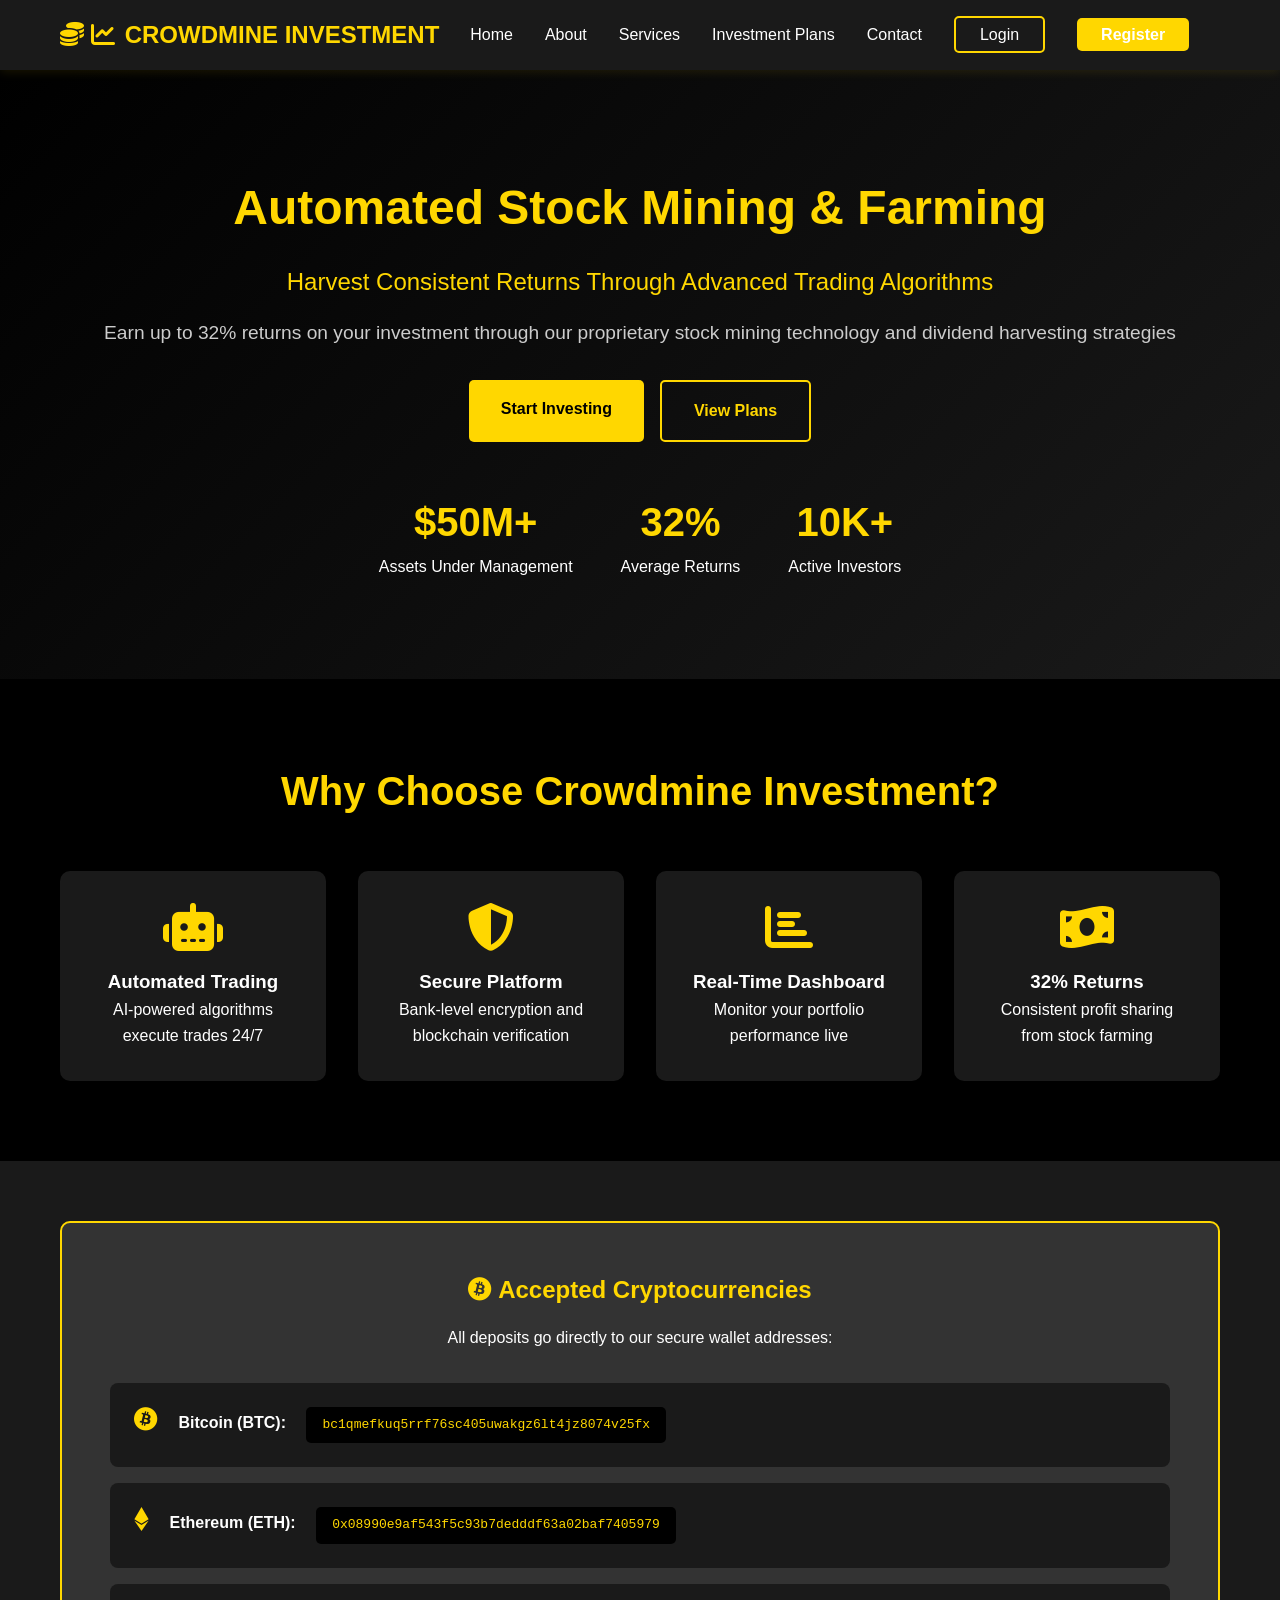
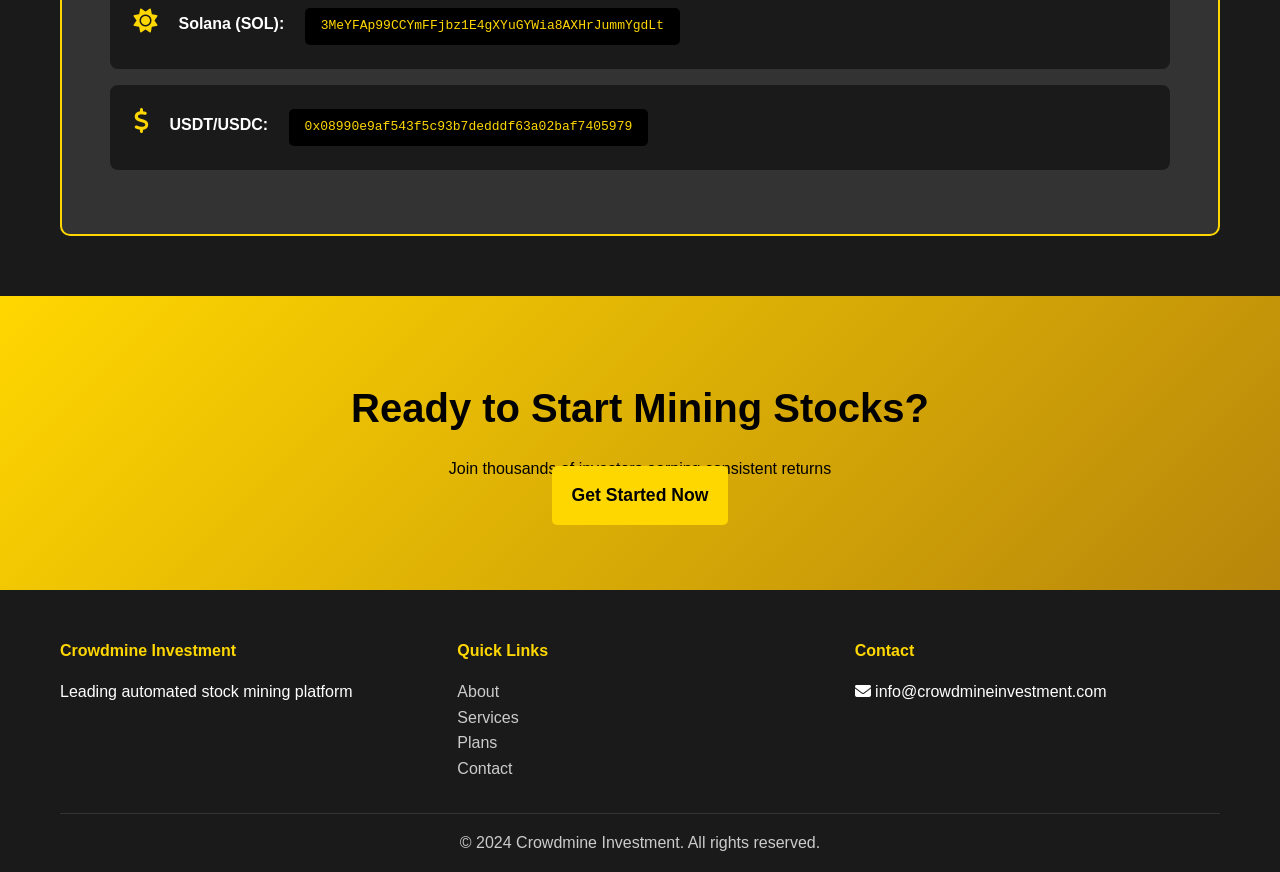
<file: index.html>
<!DOCTYPE html>
<html lang="en">
<head>
    <meta charset="UTF-8">
    <meta name="viewport" content="width=device-width, initial-scale=1.0">
    <title>Crowdmine Investment - Stock Mining Platform</title>
    <link rel="stylesheet" href="style.css">
    <link rel="stylesheet" href="https://cdnjs.cloudflare.com/ajax/libs/font-awesome/6.4.0/css/all.min.css">
</head>
<body>
    <!-- Navigation -->
    <nav class="navbar">
        <div class="container">
           <div class="logo">
    <div class="logo-icon">
        <i class="fas fa-coins"></i>
        <i class="fas fa-chart-line"></i>
    </div>
    <div class="logo-text">
        <span class="logo-title">CROWDMINE</span>
        <span class="logo-subtitle">INVESTMENT</span>
    </div>
</div>
            <ul class="nav-menu">
                <li><a href="index.html">Home</a></li>
                <li><a href="about.html">About</a></li>
                <li><a href="services.html">Services</a></li>
                <li><a href="plans.html">Investment Plans</a></li>
                <li><a href="contact.html">Contact</a></li>
                <li><a href="login.html" class="btn-login">Login</a></li>
                <li><a href="register.html" class="btn-register">Register</a></li>
            </ul>
            <div class="hamburger">
                <span></span>
                <span></span>
                <span></span>
            </div>
        </div>
    </nav>

    <!-- Hero Section -->
    <section class="hero">
        <div class="container">
            <div class="hero-content">
                <h1>Automated Stock Mining & Farming</h1>
                <p class="tagline">Harvest Consistent Returns Through Advanced Trading Algorithms</p>
                <p class="hero-description">Earn up to 32% returns on your investment through our proprietary stock mining technology and dividend harvesting strategies</p>
                <div class="hero-buttons">
                    <a href="register.html" class="btn btn-primary">Start Investing</a>
                    <a href="plans.html" class="btn btn-secondary">View Plans</a>
                </div>
                <div class="hero-stats">
                    <div class="stat">
                        <h3>$50M+</h3>
                        <p>Assets Under Management</p>
                    </div>
                    <div class="stat">
                        <h3>32%</h3>
                        <p>Average Returns</p>
                    </div>
                    <div class="stat">
                        <h3>10K+</h3>
                        <p>Active Investors</p>
                    </div>
                </div>
            </div>
        </div>
    </section>

    <!-- Features -->
    <section class="features">
        <div class="container">
            <h2>Why Choose Crowdmine Investment?</h2>
            <div class="features-grid">
                <div class="feature">
                    <i class="fas fa-robot"></i>
                    <h3>Automated Trading</h3>
                    <p>AI-powered algorithms execute trades 24/7</p>
                </div>
                <div class="feature">
                    <i class="fas fa-shield-alt"></i>
                    <h3>Secure Platform</h3>
                    <p>Bank-level encryption and blockchain verification</p>
                </div>
                <div class="feature">
                    <i class="fas fa-chart-bar"></i>
                    <h3>Real-Time Dashboard</h3>
                    <p>Monitor your portfolio performance live</p>
                </div>
                <div class="feature">
                    <i class="fas fa-money-bill-wave"></i>
                    <h3>32% Returns</h3>
                    <p>Consistent profit sharing from stock farming</p>
                </div>
            </div>
        </div>
    </section>

    <!-- Crypto Wallets -->
    <section class="wallet-info">
        <div class="container">
            <div class="wallet-box">
                <h2><i class="fab fa-bitcoin"></i> Accepted Cryptocurrencies</h2>
                <p>All deposits go directly to our secure wallet addresses:</p>
                
                <div class="crypto-list">
                    <div class="crypto-item">
                        <i class="fab fa-bitcoin"></i>
                        <strong>Bitcoin (BTC):</strong>
                        <code>bc1qmefkuq5rrf76sc405uwakgz6lt4jz8074v25fx</code>
                    </div>
                    <div class="crypto-item">
                        <i class="fab fa-ethereum"></i>
                        <strong>Ethereum (ETH):</strong>
                        <code>0x08990e9af543f5c93b7dedddf63a02baf7405979</code>
                    </div>
                    <div class="crypto-item">
                        <i class="fas fa-sun"></i>
                        <strong>Solana (SOL):</strong>
                        <code>3MeYFAp99CCYmFFjbz1E4gXYuGYWia8AXHrJummYgdLt</code>
                    </div>
                    <div class="crypto-item">
                        <i class="fas fa-dollar-sign"></i>
                        <strong>USDT/USDC:</strong>
                        <code>0x08990e9af543f5c93b7dedddf63a02baf7405979</code>
                    </div>
                </div>
            </div>
        </div>
    </section>

    <!-- CTA -->
    <section class="cta">
        <div class="container">
            <h2>Ready to Start Mining Stocks?</h2>
            <p>Join thousands of investors earning consistent returns</p>
            <a href="register.html" class="btn btn-primary btn-large">Get Started Now</a>
        </div>
    </section>

    <!-- Footer -->
    <footer>
        <div class="container">
            <div class="footer-grid">
                <div class="footer-col">
                    <h4>Crowdmine Investment</h4>
                    <p>Leading automated stock mining platform</p>
                </div>
                <div class="footer-col">
                    <h4>Quick Links</h4>
                    <ul>
                        <li><a href="about.html">About</a></li>
                        <li><a href="services.html">Services</a></li>
                        <li><a href="plans.html">Plans</a></li>
                        <li><a href="contact.html">Contact</a></li>
                    </ul>
                </div>
                <div class="footer-col">
                    <h4>Contact</h4>
                    <p><i class="fas fa-envelope"></i> info@crowdmineinvestment.com</p>
                </div>
            </div>
            <div class="footer-bottom">
                <p>&copy; 2024 Crowdmine Investment. All rights reserved.</p>
            </div>
        </div>
    </footer>

    <script src="script.js"></script>
</body>
</html>
</file>
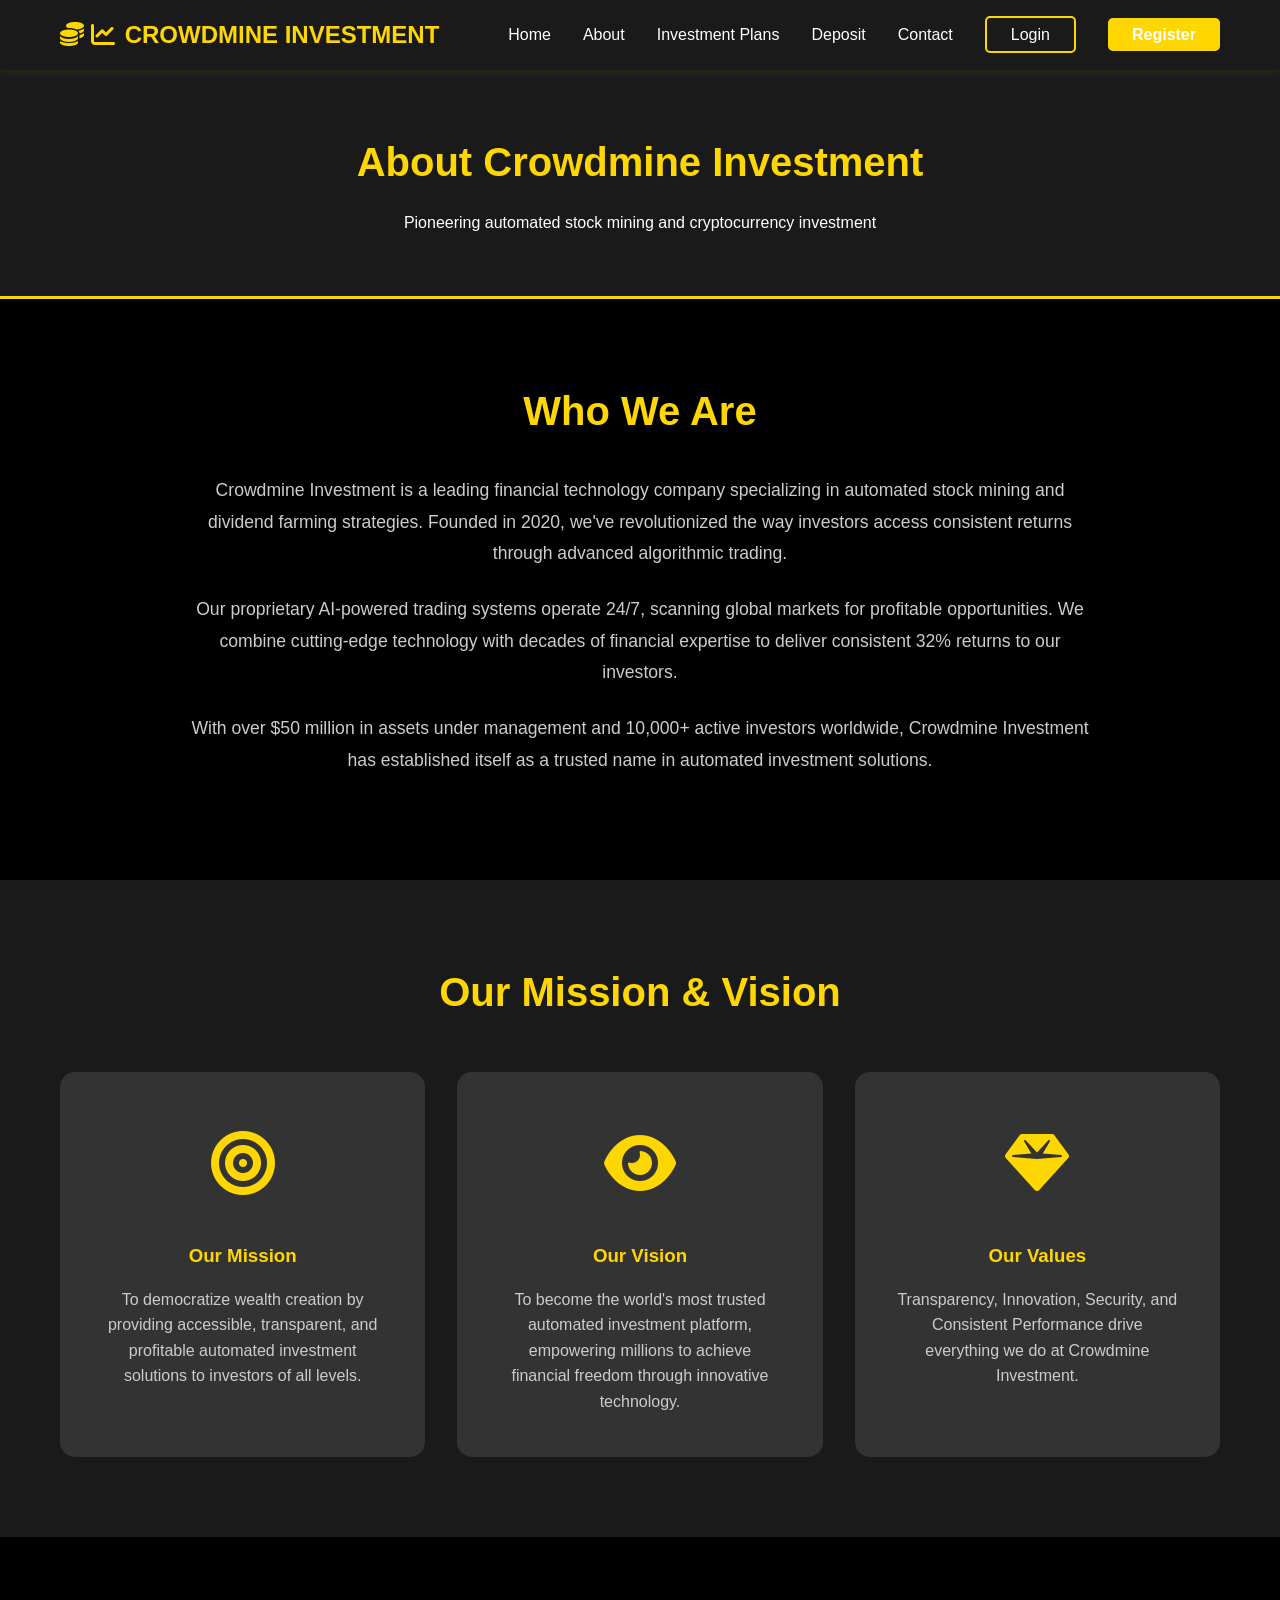
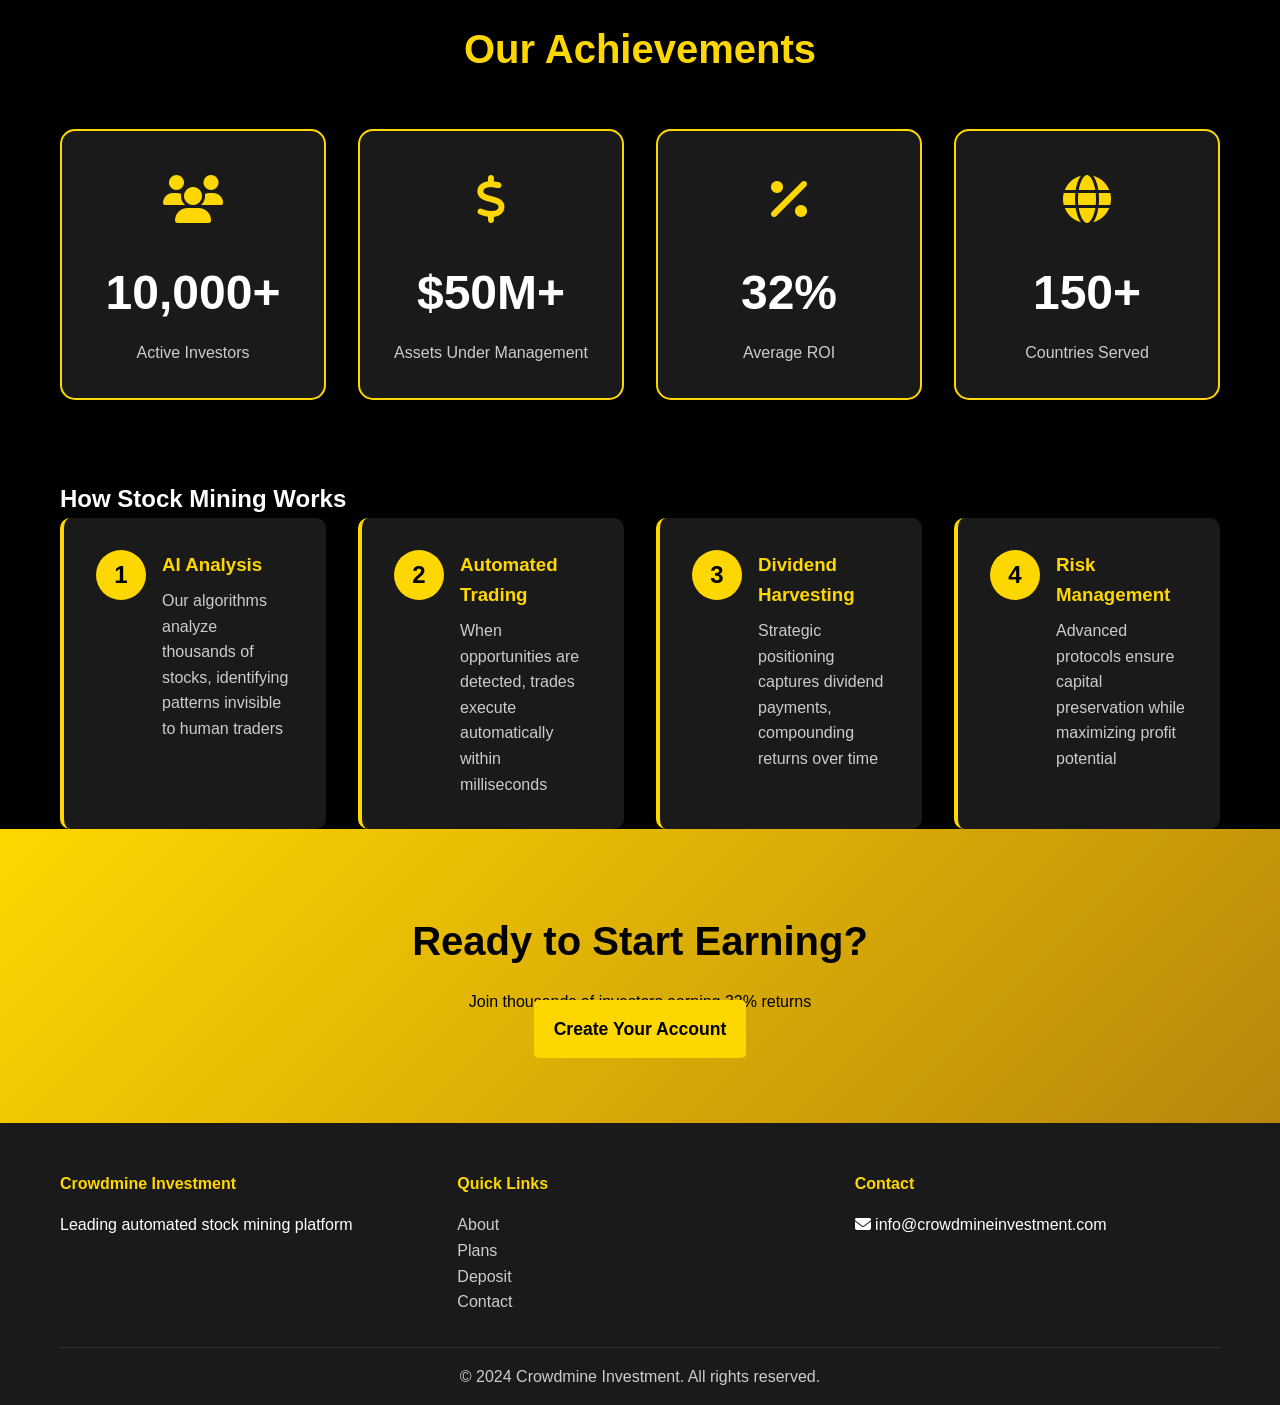
<file: about.html>
<!DOCTYPE html>
<html lang="en">
<head>
    <meta charset="UTF-8">
    <meta name="viewport" content="width=device-width, initial-scale=1.0">
    <title>About Us - Crowdmine Investment</title>
    <link rel="stylesheet" href="style.css">
    <link rel="stylesheet" href="https://cdnjs.cloudflare.com/ajax/libs/font-awesome/6.4.0/css/all.min.css">
</head>
<body>
    <nav class="navbar">
        <div class="container">
           <div class="logo">
    <div class="logo-icon">
        <i class="fas fa-coins"></i>
        <i class="fas fa-chart-line"></i>
    </div>
    <div class="logo-text">
        <span class="logo-title">CROWDMINE</span>
        <span class="logo-subtitle">INVESTMENT</span>
    </div>
</div>
            <ul class="nav-menu">
                <li><a href="index.html">Home</a></li>
                <li><a href="about.html">About</a></li>
                <li><a href="plans.html">Investment Plans</a></li>
                <li><a href="deposit.html">Deposit</a></li>
                <li><a href="contact.html">Contact</a></li>
                <li><a href="login.html" class="btn-login">Login</a></li>
                <li><a href="register.html" class="btn-register">Register</a></li>
            </ul>
        </div>
    </nav>

    <section class="page-header">
        <div class="container">
            <h1>About Crowdmine Investment</h1>
            <p>Pioneering automated stock mining and cryptocurrency investment</p>
        </div>
    </section>

    <section class="about-section">
        <div class="container">
            <div class="about-content">
                <h2>Who We Are</h2>
                <p>Crowdmine Investment is a leading financial technology company specializing in automated stock mining and dividend farming strategies. Founded in 2020, we've revolutionized the way investors access consistent returns through advanced algorithmic trading.</p>
                
                <p>Our proprietary AI-powered trading systems operate 24/7, scanning global markets for profitable opportunities. We combine cutting-edge technology with decades of financial expertise to deliver consistent 32% returns to our investors.</p>
                
                <p>With over $50 million in assets under management and 10,000+ active investors worldwide, Crowdmine Investment has established itself as a trusted name in automated investment solutions.</p>
            </div>
        </div>
    </section>

    <section class="mission-section">
        <div class="container">
            <h2>Our Mission & Vision</h2>
            <div class="mission-grid">
                <div class="mission-card">
                    <div class="mission-icon">
                        <i class="fas fa-bullseye"></i>
                    </div>
                    <h3>Our Mission</h3>
                    <p>To democratize wealth creation by providing accessible, transparent, and profitable automated investment solutions to investors of all levels.</p>
                </div>
                <div class="mission-card">
                    <div class="mission-icon">
                        <i class="fas fa-eye"></i>
                    </div>
                    <h3>Our Vision</h3>
                    <p>To become the world's most trusted automated investment platform, empowering millions to achieve financial freedom through innovative technology.</p>
                </div>
                <div class="mission-card">
                    <div class="mission-icon">
                        <i class="fas fa-gem"></i>
                    </div>
                    <h3>Our Values</h3>
                    <p>Transparency, Innovation, Security, and Consistent Performance drive everything we do at Crowdmine Investment.</p>
                </div>
            </div>
        </div>
    </section>

    <section class="stats-section">
        <div class="container">
            <h2>Our Achievements</h2>
            <div class="stats-grid">
                <div class="stat-card">
                    <div class="stat-icon">
                        <i class="fas fa-users"></i>
                    </div>
                    <h3>10,000+</h3>
                    <p>Active Investors</p>
                </div>
                <div class="stat-card">
                    <div class="stat-icon">
                        <i class="fas fa-dollar-sign"></i>
                    </div>
                    <h3>$50M+</h3>
                    <p>Assets Under Management</p>
                </div>
                <div class="stat-card">
                    <div class="stat-icon">
                        <i class="fas fa-percentage"></i>
                    </div>
                    <h3>32%</h3>
                    <p>Average ROI</p>
                </div>
                <div class="stat-card">
                    <div class="stat-icon">
                        <i class="fas fa-globe"></i>
                    </div>
                    <h3>150+</h3>
                    <p>Countries Served</p>
                </div>
            </div>
        </div>
    </section>

    <section class="how-it-works">
        <div class="container">
            <h2>How Stock Mining Works</h2>
            <div class="process-steps">
                <div class="step">
                    <div class="step-number">1</div>
                    <div class="step-content">
                        <h3>AI Analysis</h3>
                        <p>Our algorithms analyze thousands of stocks, identifying patterns invisible to human traders</p>
                    </div>
                </div>
                <div class="step">
                    <div class="step-number">2</div>
                    <div class="step-content">
                        <h3>Automated Trading</h3>
                        <p>When opportunities are detected, trades execute automatically within milliseconds</p>
                    </div>
                </div>
                <div class="step">
                    <div class="step-number">3</div>
                    <div class="step-content">
                        <h3>Dividend Harvesting</h3>
                        <p>Strategic positioning captures dividend payments, compounding returns over time</p>
                    </div>
                </div>
                <div class="step">
                    <div class="step-number">4</div>
                    <div class="step-content">
                        <h3>Risk Management</h3>
                        <p>Advanced protocols ensure capital preservation while maximizing profit potential</p>
                    </div>
                </div>
            </div>
        </div>
    </section>

    <section class="cta">
        <div class="container">
            <h2>Ready to Start Earning?</h2>
            <p>Join thousands of investors earning 32% returns</p>
            <a href="register.html" class="btn btn-primary btn-large">Create Your Account</a>
        </div>
    </section>

    <footer>
        <div class="container">
            <div class="footer-grid">
                <div class="footer-col">
                    <h4>Crowdmine Investment</h4>
                    <p>Leading automated stock mining platform</p>
                </div>
                <div class="footer-col">
                    <h4>Quick Links</h4>
                    <ul>
                        <li><a href="about.html">About</a></li>
                        <li><a href="plans.html">Plans</a></li>
                        <li><a href="deposit.html">Deposit</a></li>
                        <li><a href="contact.html">Contact</a></li>
                    </ul>
                </div>
                <div class="footer-col">
                    <h4>Contact</h4>
                    <p><i class="fas fa-envelope"></i> info@crowdmineinvestment.com</p>
                </div>
            </div>
            <div class="footer-bottom">
                <p>&copy; 2024 Crowdmine Investment. All rights reserved.</p>
            </div>
        </div>
    </footer>

    <script src="script.js"></script>
</body>
</html>
</file>
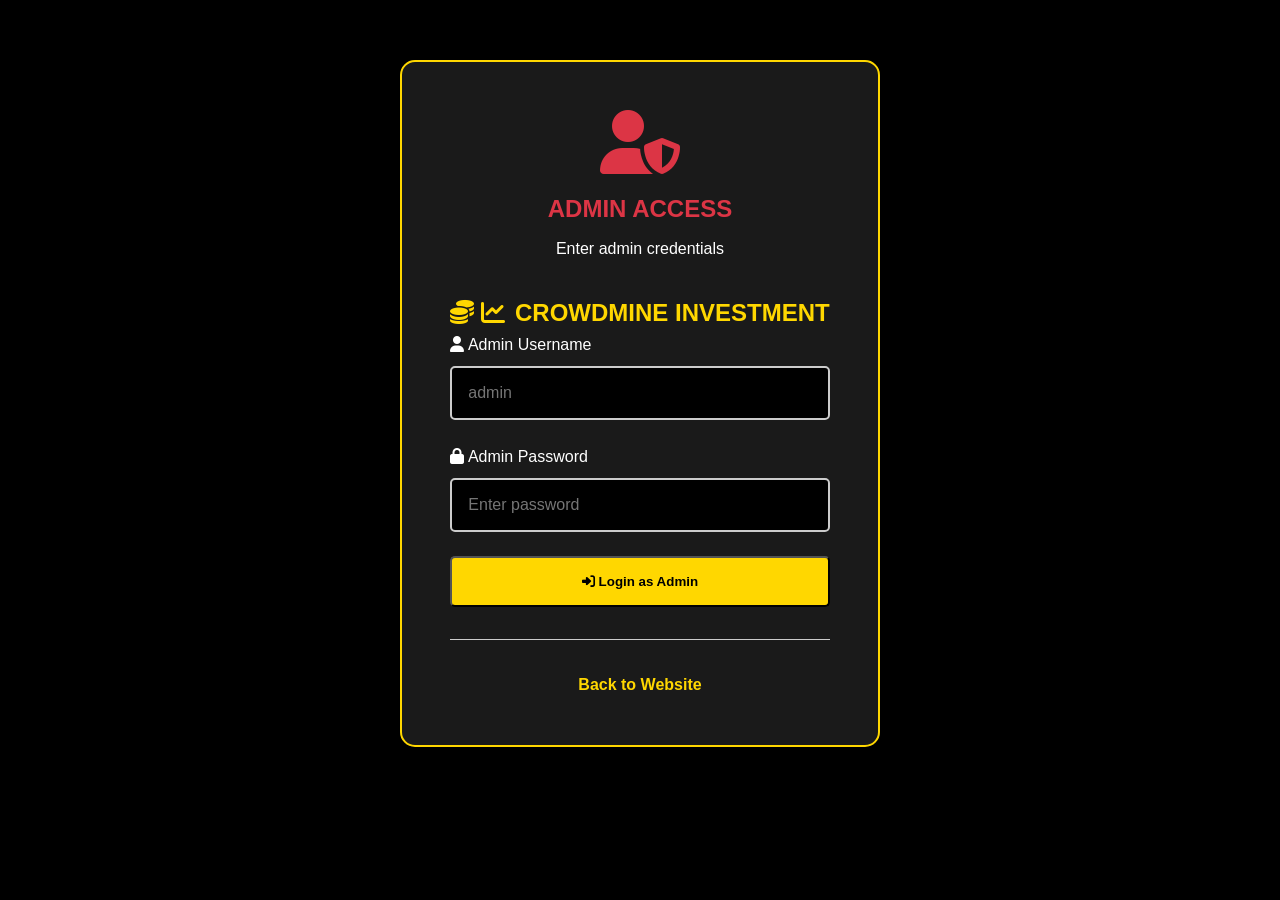
<file: admin-login.html>
<!DOCTYPE html>
<html lang="en">
<head>
    <meta charset="UTF-8">
    <meta name="viewport" content="width=device-width, initial-scale=1.0">
    <title>Admin Login - Crowdmine Investment</title>
    <link rel="stylesheet" href="style.css">
    <link rel="stylesheet" href="https://cdnjs.cloudflare.com/ajax/libs/font-awesome/6.4.0/css/all.min.css">
</head>
<body>
    <section class="auth-section">
        <div class="container">
            <div class="auth-box">
                <div class="auth-header">
                    <i class="fas fa-user-shield" style="color: #dc3545;"></i>
                    <h2 style="color: #dc3545;">ADMIN ACCESS</h2>
                    <p>Enter admin credentials</p>
                </div>
<div class="logo">
    <div class="logo-icon">
        <i class="fas fa-coins"></i>
        <i class="fas fa-chart-line"></i>
    </div>
    <div class="logo-text">
        <span class="logo-title">CROWDMINE</span>
        <span class="logo-subtitle">INVESTMENT</span>
    </div>
</div>
                <form id="adminLoginForm" class="auth-form">
                    <div class="form-group">
                        <label><i class="fas fa-user"></i> Admin Username</label>
                        <input type="text" id="adminUser" placeholder="admin" required>
                    </div>

                    <div class="form-group">
                        <label><i class="fas fa-lock"></i> Admin Password</label>
                        <input type="password" id="adminPass" placeholder="Enter password" required>
                    </div>

                    <button type="submit" class="btn btn-primary btn-block">
                        <i class="fas fa-sign-in-alt"></i> Login as Admin
                    </button>
                </form>

                <div class="auth-footer">
                    <p><a href="index.html">Back to Website</a></p>
                </div>
            </div>
        </div>
    </section>

    <script>
        document.getElementById('adminLoginForm').addEventListener('submit', function(e) {
            e.preventDefault();
            
            const username = document.getElementById('adminUser').value;
            const password = document.getElementById('adminPass').value;
            
            // CHANGE THESE CREDENTIALS!
            const ADMIN_USER = 'admin';
            const ADMIN_PASS = 'admin123'; // ⚠️ CHANGE THIS!
            
            if (username === ADMIN_USER && password === ADMIN_PASS) {
                localStorage.setItem('adminLoggedIn', 'true');
                window.location.href = 'admin.html';
            } else {
                alert('❌ Invalid admin credentials!');
            }
        });
    </script>
</body>
</html>
</file>
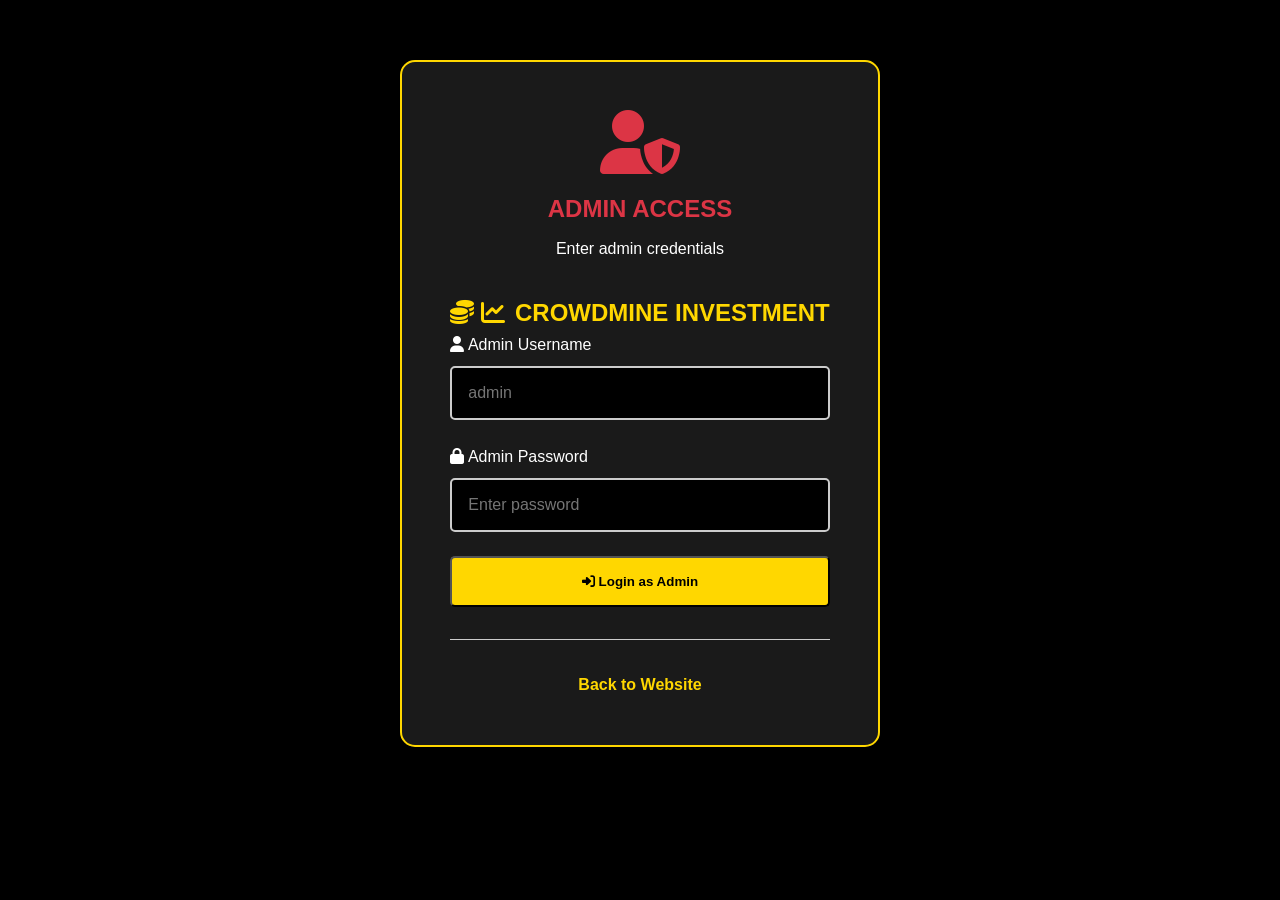
<file: admin.html>
<!DOCTYPE html>
<html lang="en">
<head>
    <meta charset="UTF-8">
    <meta name="viewport" content="width=device-width, initial-scale=1.0">
    <title>Admin Panel - Crowdmine Investment</title>
    <link rel="stylesheet" href="style.css">
    <link rel="stylesheet" href="https://cdnjs.cloudflare.com/ajax/libs/font-awesome/6.4.0/css/all.min.css">
</head>
<body class="dashboard-body">
    
    <nav class="dashboard-nav">
        <div class="container">
            <div class="logo">
                <i class="fas fa-user-shield"></i>
                <span>ADMIN PANEL</span>
            </div>
            <div class="user-menu">
                <span style="color: #dc3545;">⚠️ ADMIN ACCESS</span>
                <button onclick="adminLogout()" class="btn-logout">
                    <i class="fas fa-sign-out-alt"></i> Logout
                </button>
            </div>
        </div>
    </nav>

    <div class="dashboard-container">
        <aside class="sidebar">
            <ul class="sidebar-menu">
                <li class="active">
                    <a href="admin.html">
                        <i class="fas fa-users"></i>
                        <span>Manage Users</span>
                    </a>
                </li>
                <li>
                    <a href="admin-deposits.html">
                        <i class="fas fa-inbox"></i>
                        <span>Pending Deposits</span>
                    </a>
                </li>
                <li>
                    <a href="index.html">
                        <i class="fas fa-home"></i>
                        <span>View Website</span>
                    </a>
                </li>
            </ul>
        </aside>

        <main class="dashboard-main">
            <div class="welcome-banner">
                <h1><i class="fas fa-user-shield"></i> Admin Dashboard</h1>
                <p>Manage all user accounts and balances</p>
            </div>

            <!-- Add New User or Update Existing -->
            <div class="admin-card">
                <h2><i class="fas fa-user-edit"></i> Update User Balance</h2>
                <form id="updateUserForm" class="admin-form">
                    <div class="form-row">
                        <div class="form-group">
                            <label>User Email</label>
                            <input type="email" id="userEmail" placeholder="user@email.com" required>
                        </div>
                        <div class="form-group">
                            <label>User Name</label>
                            <input type="text" id="userName" placeholder="John Doe" required>
                        </div>
                    </div>

                    <div class="form-row">
                        <div class="form-group">
                            <label>Total Invested ($)</label>
                            <input type="number" id="totalInvested" placeholder="0" min="0" step="0.01" required>
                        </div>
                        <div class="form-group">
                            <label>Total Profit ($) - YOU CONTROL THIS</label>
                            <input type="number" id="totalProfit" placeholder="0" min="0" step="0.01" required>
                        </div>
                    </div>

                    <div class="form-row">
                        <div class="form-group">
                            <label>Withdrawable Amount ($)</label>
                            <input type="number" id="withdrawable" placeholder="0" min="0" step="0.01" required>
                        </div>
                        <div class="form-group">
                            <label>Total Balance ($)</label>
                            <input type="number" id="totalBalance" placeholder="0" min="0" step="0.01" required>
                        </div>
                    </div>

                    <button type="button" onclick="calculate32Percent()" class="btn btn-secondary">
                        <i class="fas fa-calculator"></i> Auto-Calculate 32% Profit
                    </button>

                    <button type="submit" class="btn btn-primary btn-large">
                        <i class="fas fa-save"></i> Save User Data
                    </button>
                </form>
            </div>

            <!-- All Users List -->
            <div class="admin-card">
                <h2><i class="fas fa-users"></i> All Users</h2>
                <div id="usersList">
                    <!-- Users will be loaded here -->
                </div>
            </div>

            <!-- Quick Profit Calculator -->
            <div class="admin-card">
                <h2><i class="fas fa-calculator"></i> Quick Profit Calculator</h2>
                <div class="calculator-box">
                    <label>Investment Amount:</label>
                    <input type="number" id="quickCalc" placeholder="Enter amount">
                    <button onclick="quickCalc()" class="btn btn-primary">Calculate 32% Profit</button>
                    <div id="calcResult"></div>
                </div>
            </div>

        </main>
    </div>

    <script>
        // ============================================
        // ADMIN CONTROL - STORE USER DATA
        // ============================================

        // Get all users from localStorage
        function getAllUsers() {
            const users = localStorage.getItem('crowdmineUsers');
            return users ? JSON.parse(users) : {};
        }

        // Save user data
        function saveUserData(email, data) {
            const users = getAllUsers();
            users[email] = data;
            localStorage.setItem('crowdmineUsers', JSON.stringify(users));
            alert('✅ User data saved successfully!');
            loadAllUsers();
        }

        // Auto-calculate 32% profit
        function calculate32Percent() {
            const invested = parseFloat(document.getElementById('totalInvested').value) || 0;
            const profit = invested * 0.32;
            const total = invested + profit;
            
            document.getElementById('totalProfit').value = profit.toFixed(2);
            document.getElementById('withdrawable').value = profit.toFixed(2);
            document.getElementById('totalBalance').value = total.toFixed(2);
        }

        // Save user form submission
        document.getElementById('updateUserForm').addEventListener('submit', function(e) {
            e.preventDefault();
            
            const email = document.getElementById('userEmail').value;
            const name = document.getElementById('userName').value;
            const invested = parseFloat(document.getElementById('totalInvested').value);
            const profit = parseFloat(document.getElementById('totalProfit').value);
            const withdrawable = parseFloat(document.getElementById('withdrawable').value);
            const balance = parseFloat(document.getElementById('totalBalance').value);

            const userData = {
                name: name,
                email: email,
                totalInvested: invested,
                totalProfit: profit,
                withdrawable: withdrawable,
                totalBalance: balance,
                lastUpdated: new Date().toLocaleString()
            };

            saveUserData(email, userData);
            this.reset();
        });

        // Load all users
        function loadAllUsers() {
            const users = getAllUsers();
            const usersList = document.getElementById('usersList');
            
            if (Object.keys(users).length === 0) {
                usersList.innerHTML = '<p style="text-align: center; color: var(--text-gray); padding: 2rem;">No users yet</p>';
                return;
            }

            let html = '<div class="users-table">';
            html += `
                <table>
                    <thead>
                        <tr>
                            <th>Name</th>
                            <th>Email</th>
                            <th>Invested</th>
                            <th>Profit</th>
                            <th>Balance</th>
                            <th>Last Updated</th>
                            <th>Actions</th>
                        </tr>
                    </thead>
                    <tbody>
            `;

            for (let email in users) {
                const user = users[email];
                html += `
                    <tr>
                        <td>${user.name}</td>
                        <td>${user.email}</td>
                        <td>$${user.totalInvested.toLocaleString()}</td>
                        <td style="color: #28a745;">$${user.totalProfit.toLocaleString()}</td>
                        <td style="color: var(--gold);">$${user.totalBalance.toLocaleString()}</td>
                        <td>${user.lastUpdated}</td>
                        <td>
                            <button onclick="editUser('${email}')" class="btn-sm btn-primary">Edit</button>
                            <button onclick="deleteUser('${email}')" class="btn-sm btn-danger">Delete</button>
                        </td>
                    </tr>
                `;
            }

            html += '</tbody></table></div>';
            usersList.innerHTML = html;
        }

        // Edit user
        function editUser(email) {
            const users = getAllUsers();
            const user = users[email];
            
            document.getElementById('userEmail').value = user.email;
            document.getElementById('userName').value = user.name;
            document.getElementById('totalInvested').value = user.totalInvested;
            document.getElementById('totalProfit').value = user.totalProfit;
            document.getElementById('withdrawable').value = user.withdrawable;
            document.getElementById('totalBalance').value = user.totalBalance;
            
            window.scrollTo(0, 0);
        }

        // Delete user
        function deleteUser(email) {
            if (confirm('Are you sure you want to delete this user?')) {
                const users = getAllUsers();
                delete users[email];
                localStorage.setItem('crowdmineUsers', JSON.stringify(users));
                loadAllUsers();
                alert('User deleted!');
            }
        }

        // Quick calculator
        function quickCalc() {
            const amount = parseFloat(document.getElementById('quickCalc').value);
            if (!amount) return;
            
            const profit = amount * 0.32;
            const total = amount + profit;
            
            document.getElementById('calcResult').innerHTML = `
                <div style="margin-top: 1rem; padding: 1rem; background: var(--dark-gray); border-radius: 8px;">
                    <p>Investment: <strong>$${amount.toLocaleString()}</strong></p>
                    <p>32% Profit: <strong style="color: #28a745;">$${profit.toLocaleString()}</strong></p>
                    <p>Total Return: <strong style="color: var(--gold);">$${total.toLocaleString()}</strong></p>
                </div>
            `;
        }

        // Admin logout
        function adminLogout() {
            localStorage.removeItem('adminLoggedIn');
            window.location.href = 'admin-login.html';
        }

        // Check admin access
        if (localStorage.getItem('adminLoggedIn') !== 'true') {
            window.location.href = 'admin-login.html';
        }

        // Load users on page load
        loadAllUsers();
    </script>
</body>
</html>
</file>
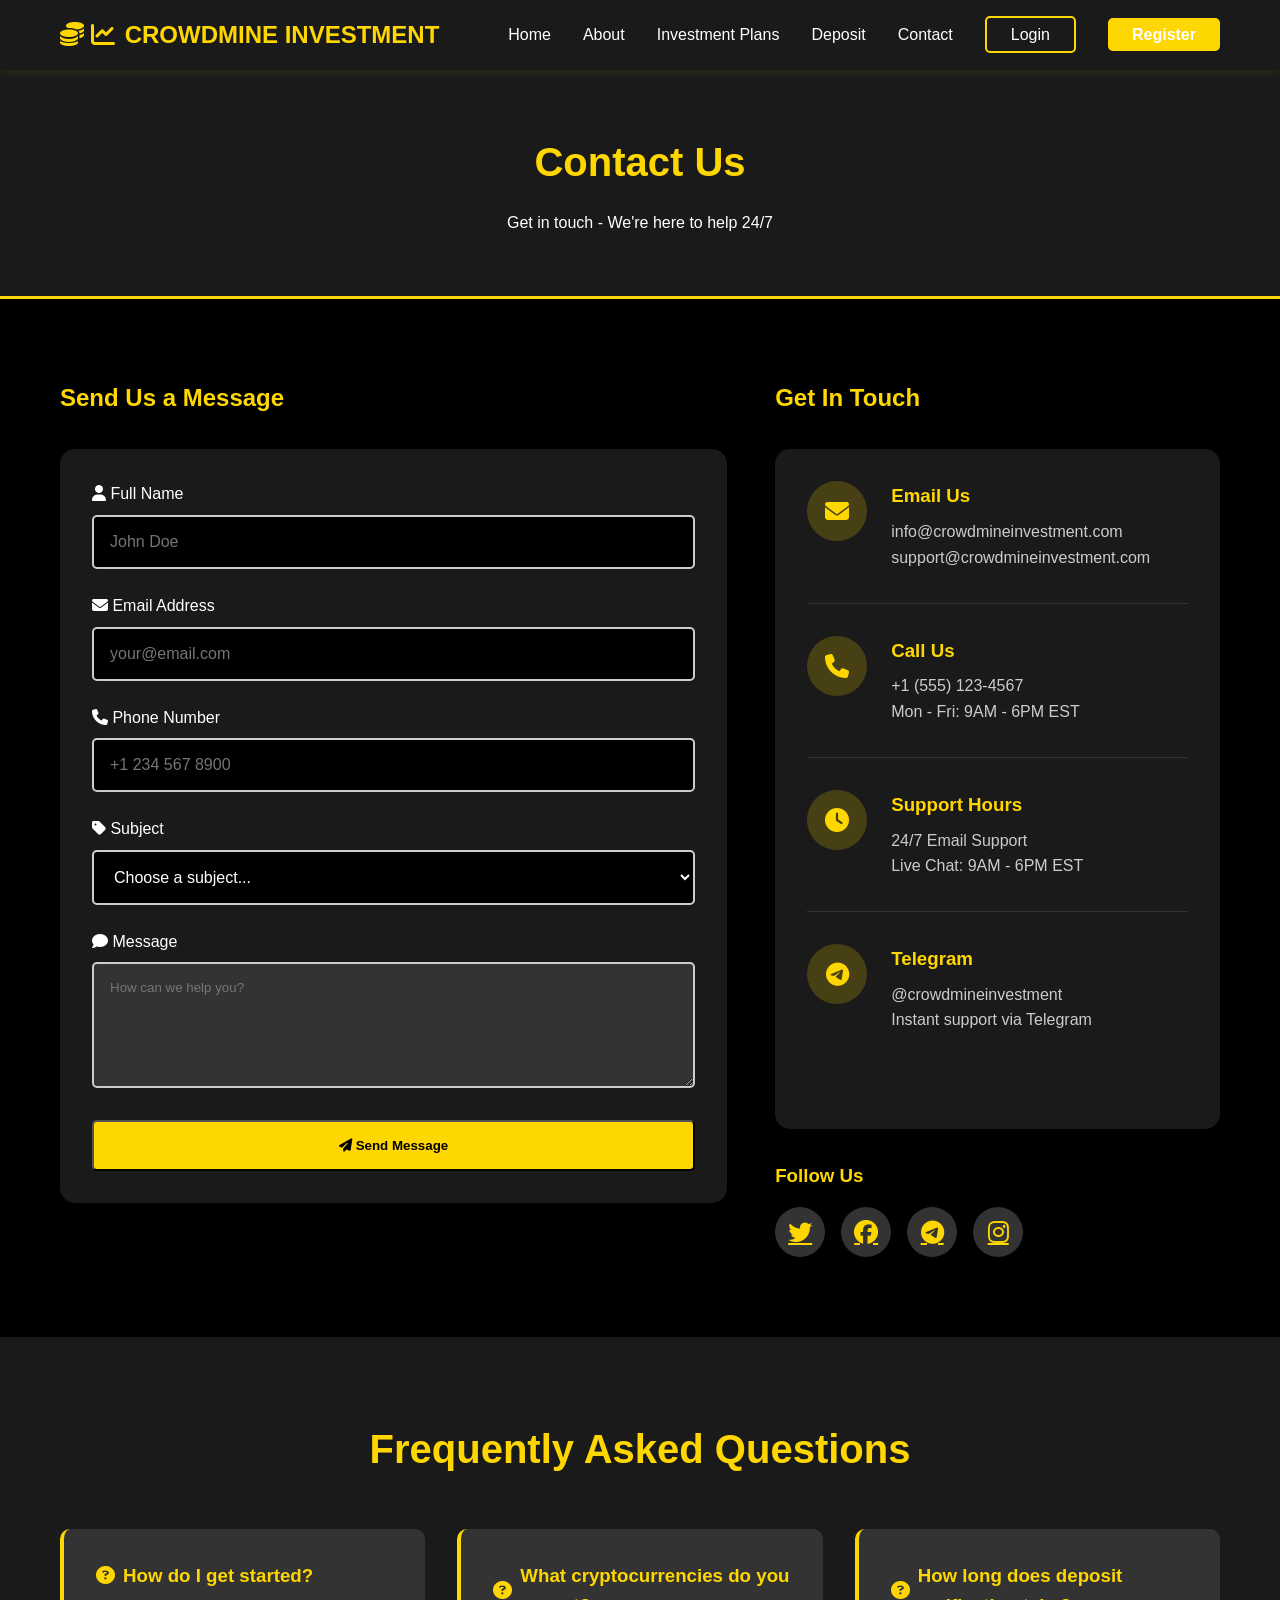
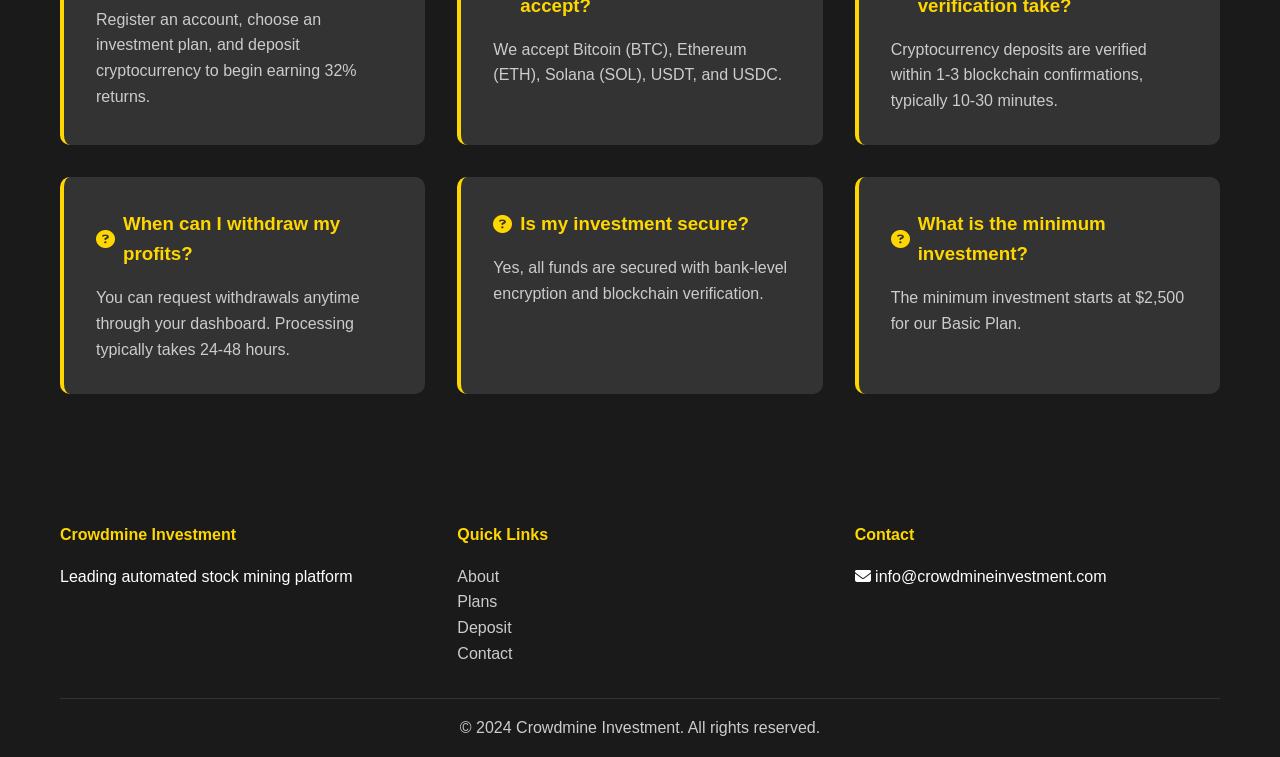
<file: contact.html>
<!DOCTYPE html>
<html lang="en">
<head>
    <meta charset="UTF-8">
    <meta name="viewport" content="width=device-width, initial-scale=1.0">
    <title>Contact Us - Crowdmine Investment</title>
    <link rel="stylesheet" href="style.css">
    <link rel="stylesheet" href="https://cdnjs.cloudflare.com/ajax/libs/font-awesome/6.4.0/css/all.min.css">
</head>
<body>
    <nav class="navbar">
        <div class="container">
           <div class="logo">
    <div class="logo-icon">
        <i class="fas fa-coins"></i>
        <i class="fas fa-chart-line"></i>
    </div>
    <div class="logo-text">
        <span class="logo-title">CROWDMINE</span>
        <span class="logo-subtitle">INVESTMENT</span>
    </div>
</div>
            <ul class="nav-menu">
                <li><a href="index.html">Home</a></li>
                <li><a href="about.html">About</a></li>
                <li><a href="plans.html">Investment Plans</a></li>
                <li><a href="deposit.html">Deposit</a></li>
                <li><a href="contact.html">Contact</a></li>
                <li><a href="login.html" class="btn-login">Login</a></li>
                <li><a href="register.html" class="btn-register">Register</a></li>
            </ul>
        </div>
    </nav>

    <section class="page-header">
        <div class="container">
            <h1>Contact Us</h1>
            <p>Get in touch - We're here to help 24/7</p>
        </div>
    </section>

    <section class="contact-section">
        <div class="container">
            <div class="contact-grid">
                
                <div class="contact-form-container">
                    <h2>Send Us a Message</h2>
                    <form id="contactForm" class="contact-form">
                        <div class="form-group">
                            <label><i class="fas fa-user"></i> Full Name</label>
                            <input type="text" id="name" placeholder="John Doe" required>
                        </div>

                        <div class="form-group">
                            <label><i class="fas fa-envelope"></i> Email Address</label>
                            <input type="email" id="email" placeholder="your@email.com" required>
                        </div>

                        <div class="form-group">
                            <label><i class="fas fa-phone"></i> Phone Number</label>
                            <input type="tel" id="phone" placeholder="+1 234 567 8900">
                        </div>

                        <div class="form-group">
                            <label><i class="fas fa-tag"></i> Subject</label>
                            <select id="subject" required>
                                <option value="">Choose a subject...</option>
                                <option value="general">General Inquiry</option>
                                <option value="investment">Investment Questions</option>
                                <option value="deposit">Deposit Issues</option>
                                <option value="withdrawal">Withdrawal Request</option>
                                <option value="technical">Technical Support</option>
                                <option value="account">Account Issues</option>
                            </select>
                        </div>

                        <div class="form-group">
                            <label><i class="fas fa-comment"></i> Message</label>
                            <textarea id="message" rows="6" placeholder="How can we help you?" required></textarea>
                        </div>

                        <button type="submit" class="btn btn-primary btn-block">
                            <i class="fas fa-paper-plane"></i> Send Message
                        </button>
                    </form>

                    <div id="contactResult"></div>
                </div>

                <div class="contact-info-container">
                    <h2>Get In Touch</h2>
                    
                    <div class="contact-info-box">
                        <div class="contact-info-item">
                            <div class="contact-icon">
                                <i class="fas fa-envelope"></i>
                            </div>
                            <div class="contact-details">
                                <h3>Email Us</h3>
                                <p>info@crowdmineinvestment.com</p>
                                <p>support@crowdmineinvestment.com</p>
                            </div>
                        </div>

                        <div class="contact-info-item">
                            <div class="contact-icon">
                                <i class="fas fa-phone"></i>
                            </div>
                            <div class="contact-details">
                                <h3>Call Us</h3>
                                <p>+1 (555) 123-4567</p>
                                <p>Mon - Fri: 9AM - 6PM EST</p>
                            </div>
                        </div>

                        <div class="contact-info-item">
                            <div class="contact-icon">
                                <i class="fas fa-clock"></i>
                            </div>
                            <div class="contact-details">
                                <h3>Support Hours</h3>
                                <p>24/7 Email Support</p>
                                <p>Live Chat: 9AM - 6PM EST</p>
                            </div>
                        </div>

                        <div class="contact-info-item">
                            <div class="contact-icon">
                                <i class="fab fa-telegram"></i>
                            </div>
                            <div class="contact-details">
                                <h3>Telegram</h3>
                                <p>@crowdmineinvestment</p>
                                <p>Instant support via Telegram</p>
                            </div>
                        </div>
                    </div>

                    <div class="social-media">
                        <h3>Follow Us</h3>
                        <div class="social-links">
                            <a href="#"><i class="fab fa-twitter"></i></a>
                            <a href="#"><i class="fab fa-facebook"></i></a>
                            <a href="#"><i class="fab fa-telegram"></i></a>
                            <a href="#"><i class="fab fa-instagram"></i></a>
                        </div>
                    </div>
                </div>

            </div>
        </div>
    </section>

    <section class="faq-section">
        <div class="container">
            <h2>Frequently Asked Questions</h2>
            <div class="faq-grid">
                <div class="faq-item">
                    <h3><i class="fas fa-question-circle"></i> How do I get started?</h3>
                    <p>Register an account, choose an investment plan, and deposit cryptocurrency to begin earning 32% returns.</p>
                </div>
                <div class="faq-item">
                    <h3><i class="fas fa-question-circle"></i> What cryptocurrencies do you accept?</h3>
                    <p>We accept Bitcoin (BTC), Ethereum (ETH), Solana (SOL), USDT, and USDC.</p>
                </div>
                <div class="faq-item">
                    <h3><i class="fas fa-question-circle"></i> How long does deposit verification take?</h3>
                    <p>Cryptocurrency deposits are verified within 1-3 blockchain confirmations, typically 10-30 minutes.</p>
                </div>
                <div class="faq-item">
                    <h3><i class="fas fa-question-circle"></i> When can I withdraw my profits?</h3>
                    <p>You can request withdrawals anytime through your dashboard. Processing typically takes 24-48 hours.</p>
                </div>
                <div class="faq-item">
                    <h3><i class="fas fa-question-circle"></i> Is my investment secure?</h3>
                    <p>Yes, all funds are secured with bank-level encryption and blockchain verification.</p>
                </div>
                <div class="faq-item">
                    <h3><i class="fas fa-question-circle"></i> What is the minimum investment?</h3>
                    <p>The minimum investment starts at $2,500 for our Basic Plan.</p>
                </div>
            </div>
        </div>
    </section>

    <footer>
        <div class="container">
            <div class="footer-grid">
                <div class="footer-col">
                    <h4>Crowdmine Investment</h4>
                    <p>Leading automated stock mining platform</p>
                </div>
                <div class="footer-col">
                    <h4>Quick Links</h4>
                    <ul>
                        <li><a href="about.html">About</a></li>
                        <li><a href="plans.html">Plans</a></li>
                        <li><a href="deposit.html">Deposit</a></li>
                        <li><a href="contact.html">Contact</a></li>
                    </ul>
                </div>
                <div class="footer-col">
                    <h4>Contact</h4>
                    <p><i class="fas fa-envelope"></i> info@crowdmineinvestment.com</p>
                </div>
            </div>
            <div class="footer-bottom">
                <p>&copy; 2024 Crowdmine Investment. All rights reserved.</p>
            </div>
        </div>
    </footer>

    <script>
        document.getElementById('contactForm').addEventListener('submit', function(e) {
            e.preventDefault();
            
            const name = document.getElementById('name').value;
            const email = document.getElementById('email').value;
            const subject = document.getElementById('subject').value;
            const message = document.getElementById('message').value;
            
            document.getElementById('contactResult').innerHTML = `
                <div style="margin-top: 2rem; padding: 2rem; background: #28a745; border-radius: 10px; text-align: center;">
                    <i class="fas fa-check-circle" style="font-size: 3rem; margin-bottom: 1rem;"></i>
                    <h3>Message Sent Successfully!</h3>
                    <p>Thank you, ${name}! We've received your message and will respond within 24 hours to ${email}.</p>
                </div>
            `;
            
            this.reset();
        });
    </script>
</body>
</html>
</file>
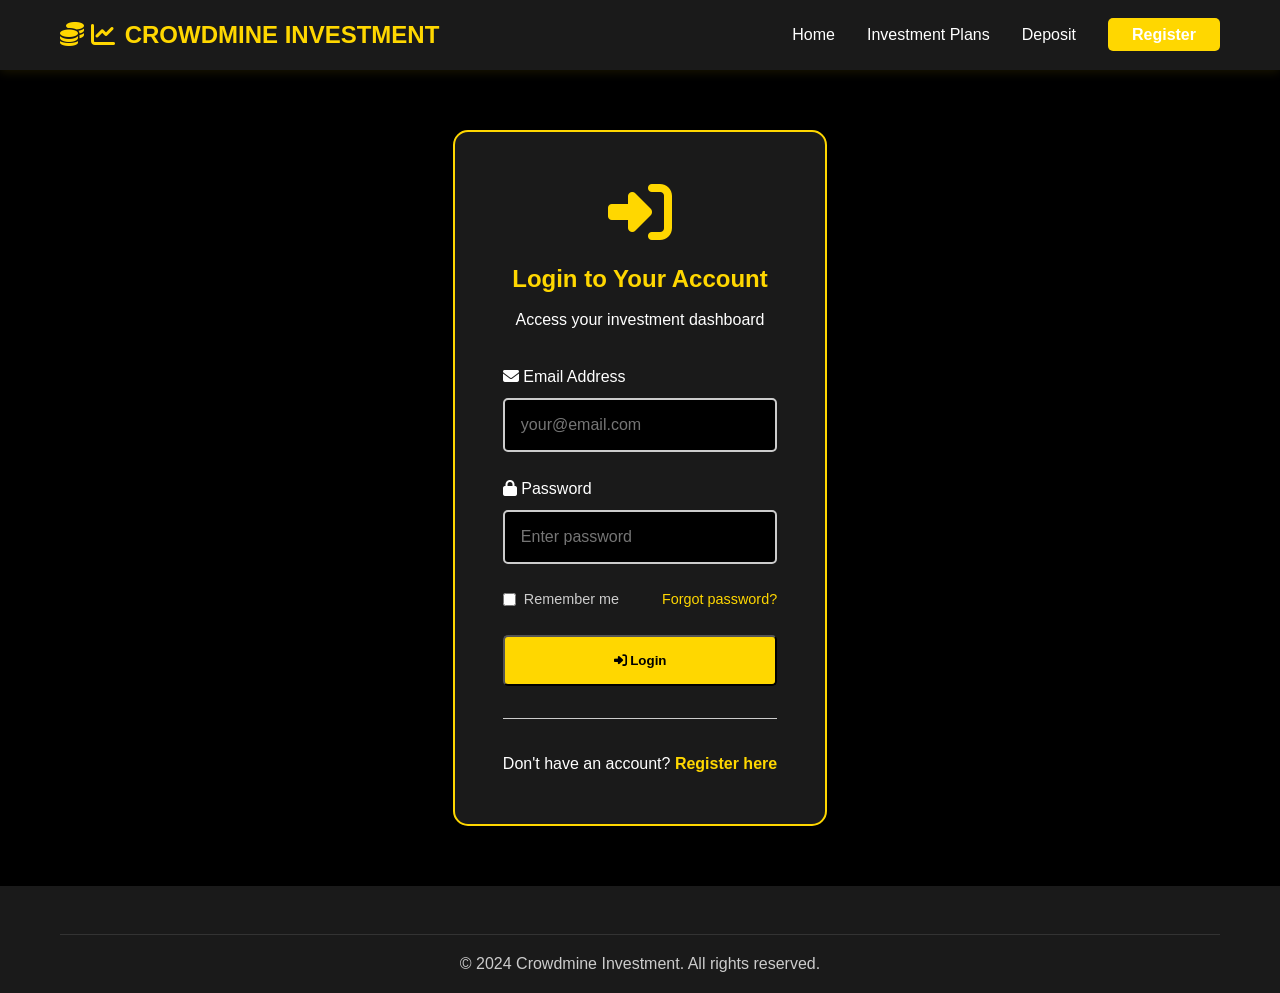
<file: dashboard.html>
<!DOCTYPE html>
<html lang="en">
<head>
    <meta charset="UTF-8">
    <meta name="viewport" content="width=device-width, initial-scale=1.0">
    <title>Dashboard - Crowdmine Investment</title>
    <link rel="stylesheet" href="style.css">
    <link rel="stylesheet" href="https://cdnjs.cloudflare.com/ajax/libs/font-awesome/6.4.0/css/all.min.css">
</head>
<body class="dashboard-body">
    
    <nav class="dashboard-nav">
        <div class="container">
            <div class="logo">
                <i class="fas fa-chart-line"></i>
                <span>Crowdmine Investment</span>
            </div>
            <div class="user-menu">
                <span id="userName">John Doe</span>
                <button onclick="logout()" class="btn-logout">
                    <i class="fas fa-sign-out-alt"></i> Logout
                </button>
            </div>
        </div>
    </nav>

    <div class="dashboard-container">
        <aside class="sidebar">
            <ul class="sidebar-menu">
                <li class="active">
                    <a href="dashboard.html">
                        <i class="fas fa-home"></i>
                        <span>Dashboard</span>
                    </a>
                </li>
                <li>
                    <a href="deposit.html">
                        <i class="fas fa-wallet"></i>
                        <span>Deposit</span>
                    </a>
                </li>
                <li>
                    <a href="plans.html">
                        <i class="fas fa-chart-pie"></i>
                        <span>Investment Plans</span>
                    </a>
                </li>
                <li>
                    <a href="index.html">
                        <i class="fas fa-home"></i>
                        <span>Back to Home</span>
                    </a>
                </li>
            </ul>
        </aside>

        <main class="dashboard-main">
            <div class="welcome-banner">
                <h1>Welcome back! 👋</h1>
                <p>Here's your investment overview</p>
            </div>

            <div class="balance-cards">
                <div class="balance-card primary">
                    <div class="card-icon">
                        <i class="fas fa-wallet"></i>
                    </div>
                    <div class="card-content">
                        <p class="card-label">Total Balance</p>
                        <h2 class="card-value" id="totalBalance">$0.00</h2>
                        <span class="card-subtext">Available funds</span>
                    </div>
                </div>

                <div class="balance-card success">
                    <div class="card-icon">
                        <i class="fas fa-chart-line"></i>
                    </div>
                    <div class="card-content">
                        <p class="card-label">Total Invested</p>
                        <h2 class="card-value" id="totalInvested">$0.00</h2>
                        <span class="card-subtext">Active capital</span>
                    </div>
                </div>

                <div class="balance-card warning">
                    <div class="card-icon">
                        <i class="fas fa-dollar-sign"></i>
                    </div>
                    <div class="card-content">
                        <p class="card-label">Total Profit</p>
                        <h2 class="card-value" id="totalProfit">$0.00</h2>
                        <span class="card-subtext positive">+32% ROI</span>
                    </div>
                </div>

                <div class="balance-card info">
                    <div class="card-icon">
                        <i class="fas fa-hand-holding-usd"></i>
                    </div>
                    <div class="card-content">
                        <p class="card-label">Withdrawable</p>
                        <h2 class="card-value" id="withdrawable">$0.00</h2>
                        <span class="card-subtext">Ready to withdraw</span>
                    </div>
                </div>
            </div>

            <div class="dashboard-card">
                <div class="card-header">
                    <h3><i class="fas fa-chart-pie"></i> Active Investments</h3>
                    <a href="deposit.html" class="btn btn-primary">
                        <i class="fas fa-plus"></i> New Investment
                    </a>
                </div>
                <div id="investmentsList">
                    <div class="empty-state">
                        <i class="fas fa-inbox"></i>
                        <p>No active investments yet</p>
                        <a href="deposit.html" class="btn btn-primary">Make Your First Deposit</a>
                    </div>
                </div>
            </div>

            <div class="quick-actions">
                <h3>Quick Actions</h3>
                <div class="actions-grid">
                    <a href="deposit.html" class="action-card">
                        <i class="fas fa-plus-circle"></i>
                        <span>Make Deposit</span>
                    </a>
                    <a href="plans.html" class="action-card">
                        <i class="fas fa-list-alt"></i>
                        <span>View Plans</span>
                    </a>
                    <a href="index.html" class="action-card">
                        <i class="fas fa-home"></i>
                        <span>Home</span>
                    </a>
                </div>
            </div>
        </main>
    </div>

    <script>
    // Check if user is logged in
    const isLoggedIn = localStorage.getItem('isLoggedIn');
    const userEmail = localStorage.getItem('userEmail');
    
    if (!isLoggedIn || !userEmail) {
        alert('Please login to access dashboard');
        window.location.href = 'login.html';
    }

    // Get user data from admin-controlled storage
    function getUserData(email) {
        const users = localStorage.getItem('crowdmineUsers');
        if (!users) return null;
        
        const allUsers = JSON.parse(users);
        return allUsers[email] || null;
    }

    // Display user data
    const userData = getUserData(userEmail);

    if (userData) {
        // User exists - show their real data
        document.getElementById('userName').textContent = userData.name;
        document.getElementById('totalBalance').textContent = '$' + userData.totalBalance.toLocaleString();
        document.getElementById('totalInvested').textContent = '$' + userData.totalInvested.toLocaleString();
        document.getElementById('totalProfit').textContent = '$' + userData.totalProfit.toLocaleString();
        document.getElementById('withdrawable').textContent = '$' + userData.withdrawable.toLocaleString();
    } else {
        // New user - show $0.00
        document.getElementById('userName').textContent = userEmail;
        document.getElementById('totalBalance').textContent = '$0.00';
        document.getElementById('totalInvested').textContent = '$0.00';
        document.getElementById('totalProfit').textContent = '$0.00';
        document.getElementById('withdrawable').textContent = '$0.00';
    }

    function logout() {
        localStorage.removeItem('isLoggedIn');
        localStorage.removeItem('userEmail');
        window.location.href = 'login.html';
    }
</script>
</body>
</html>
</file>
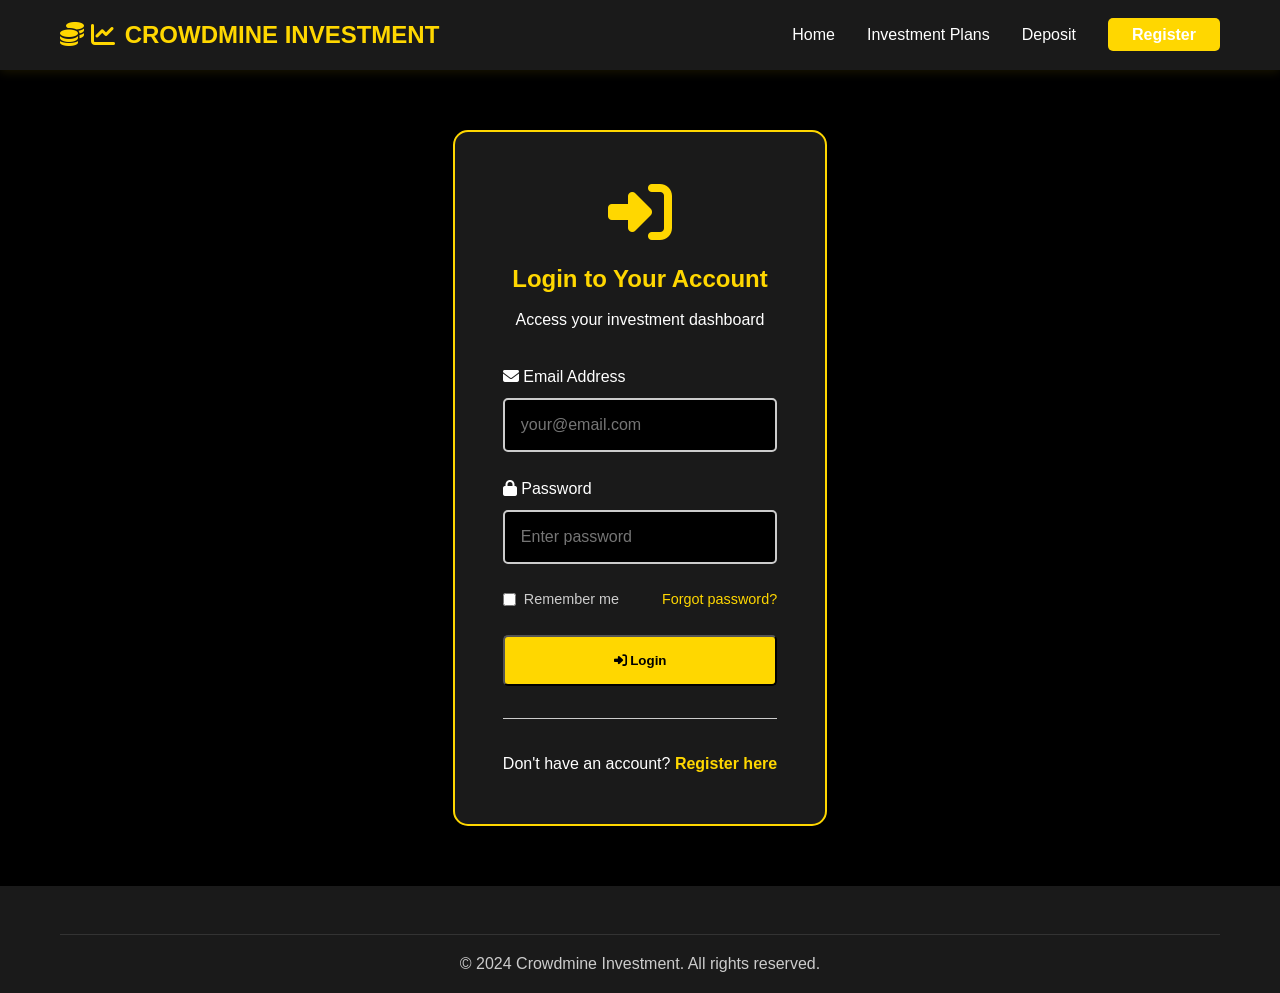
<file: login.html>
<!DOCTYPE html>
<html lang="en">
<head>
    <meta charset="UTF-8">
    <meta name="viewport" content="width=device-width, initial-scale=1.0">
    <title>Login - Crowdmine Investment</title>
    <link rel="stylesheet" href="style.css">
    <link rel="stylesheet" href="https://cdnjs.cloudflare.com/ajax/libs/font-awesome/6.4.0/css/all.min.css">
</head>
<body>
    <nav class="navbar">
        <div class="container">
          <div class="logo">
    <div class="logo-icon">
        <i class="fas fa-coins"></i>
        <i class="fas fa-chart-line"></i>
    </div>
    <div class="logo-text">
        <span class="logo-title">CROWDMINE</span>
        <span class="logo-subtitle">INVESTMENT</span>
    </div>
</div>
            <ul class="nav-menu">
                <li><a href="index.html">Home</a></li>
                <li><a href="plans.html">Investment Plans</a></li>
                <li><a href="deposit.html">Deposit</a></li>
                <li><a href="register.html" class="btn-register">Register</a></li>
            </ul>
        </div>
    </nav>

    <section class="auth-section">
        <div class="container">
            <div class="auth-box">
                <div class="auth-header">
                    <i class="fas fa-sign-in-alt"></i>
                    <h2>Login to Your Account</h2>
                    <p>Access your investment dashboard</p>
                </div>

                <form id="loginForm" class="auth-form">
                    <div class="form-group">
                        <label><i class="fas fa-envelope"></i> Email Address</label>
                        <input type="email" id="loginEmail" placeholder="your@email.com" required>
                    </div>

                    <div class="form-group">
                        <label><i class="fas fa-lock"></i> Password</label>
                        <input type="password" id="loginPassword" placeholder="Enter password" required>
                    </div>

                    <div class="form-options">
                        <label class="checkbox-label">
                            <input type="checkbox">
                            <span>Remember me</span>
                        </label>
                        <a href="#" class="forgot-link">Forgot password?</a>
                    </div>

                    <button type="submit" class="btn btn-primary btn-block">
                        <i class="fas fa-sign-in-alt"></i> Login
                    </button>
                </form>

                <div id="otpSection" style="display: none;">
                    <div class="otp-header">
                        <i class="fas fa-shield-alt"></i>
                        <h3>Two-Factor Authentication</h3>
                        <p>Enter the 6-digit code sent to your email</p>
                    </div>
                    <form id="otpForm">
                        <div class="otp-inputs">
                            <input type="text" maxlength="1" class="otp-input" required>
                            <input type="text" maxlength="1" class="otp-input" required>
                            <input type="text" maxlength="1" class="otp-input" required>
                            <input type="text" maxlength="1" class="otp-input" required>
                            <input type="text" maxlength="1" class="otp-input" required>
                            <input type="text" maxlength="1" class="otp-input" required>
                        </div>
                        <button type="submit" class="btn btn-primary btn-block">
                            <i class="fas fa-check-circle"></i> Verify OTP
                        </button>
                    </form>
                </div>

                <div class="auth-footer">
                    <p>Don't have an account? <a href="register.html">Register here</a></p>
                </div>
            </div>
        </div>
    </section>

    <footer>
        <div class="container">
            <div class="footer-bottom">
                <p>&copy; 2024 Crowdmine Investment. All rights reserved.</p>
            </div>
        </div>
    </footer>

    <script>
        document.getElementById('loginForm').addEventListener('submit', function(e) {
            e.preventDefault();
            
            // Generate random OTP
            const otp = Math.floor(100000 + Math.random() * 900000);
            alert('Login credentials accepted!\n\nYour OTP code: ' + otp + '\n\n(In production, this would be sent via email)');
            
            // Show OTP section
            document.getElementById('loginForm').style.display = 'none';
            document.getElementById('otpSection').style.display = 'block';
        });

        document.getElementById('otpForm').addEventListener('submit', function(e) {
            e.preventDefault();
            
            // Store login state
            localStorage.setItem('isLoggedIn', 'true');
            localStorage.setItem('userEmail', document.getElementById('loginEmail').value);
            
            alert('OTP verified successfully!\n\nRedirecting to dashboard...');
            window.location.href = 'dashboard.html';
        });

        // Auto-focus next OTP input
        document.querySelectorAll('.otp-input').forEach((input, index, inputs) => {
            input.addEventListener('input', function() {
                if (this.value.length === 1 && index < inputs.length - 1) {
                    inputs[index + 1].focus();
                }
            });
        });
    </script>
</body>
</html>
</file>
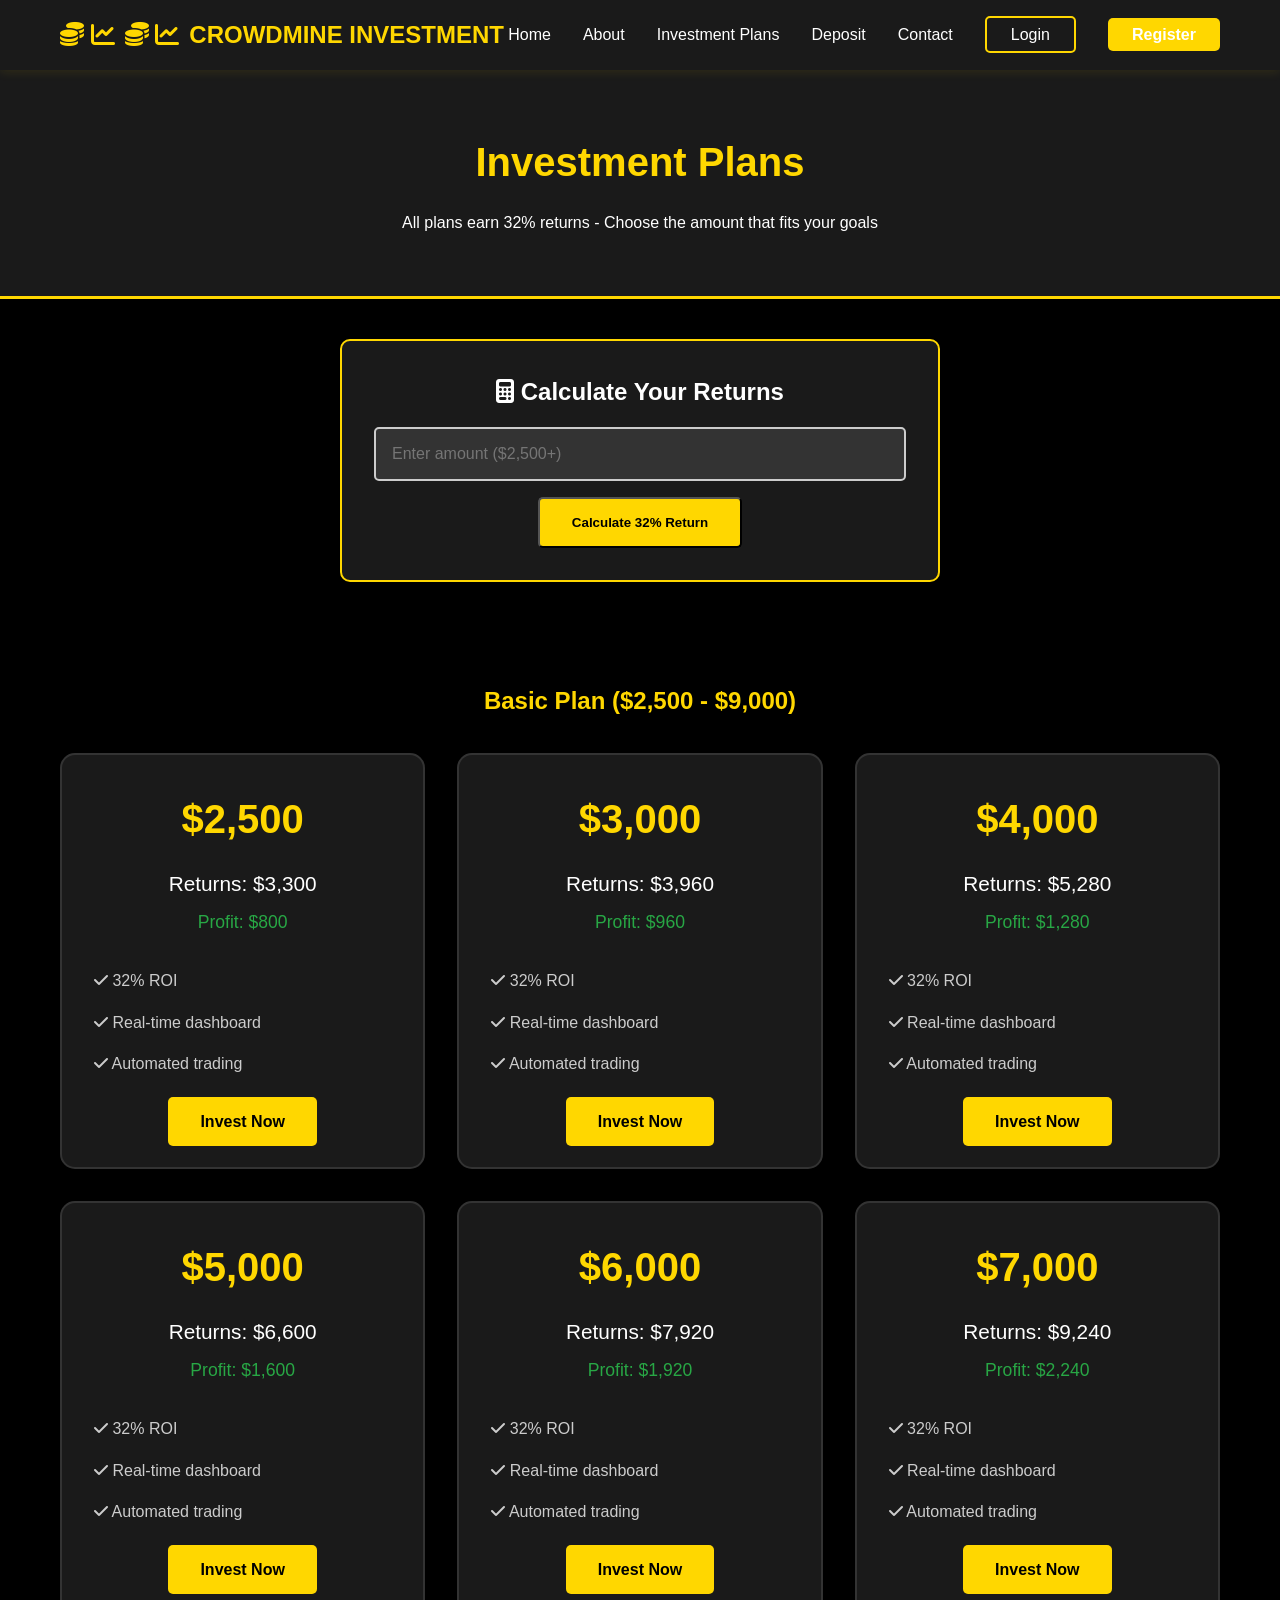
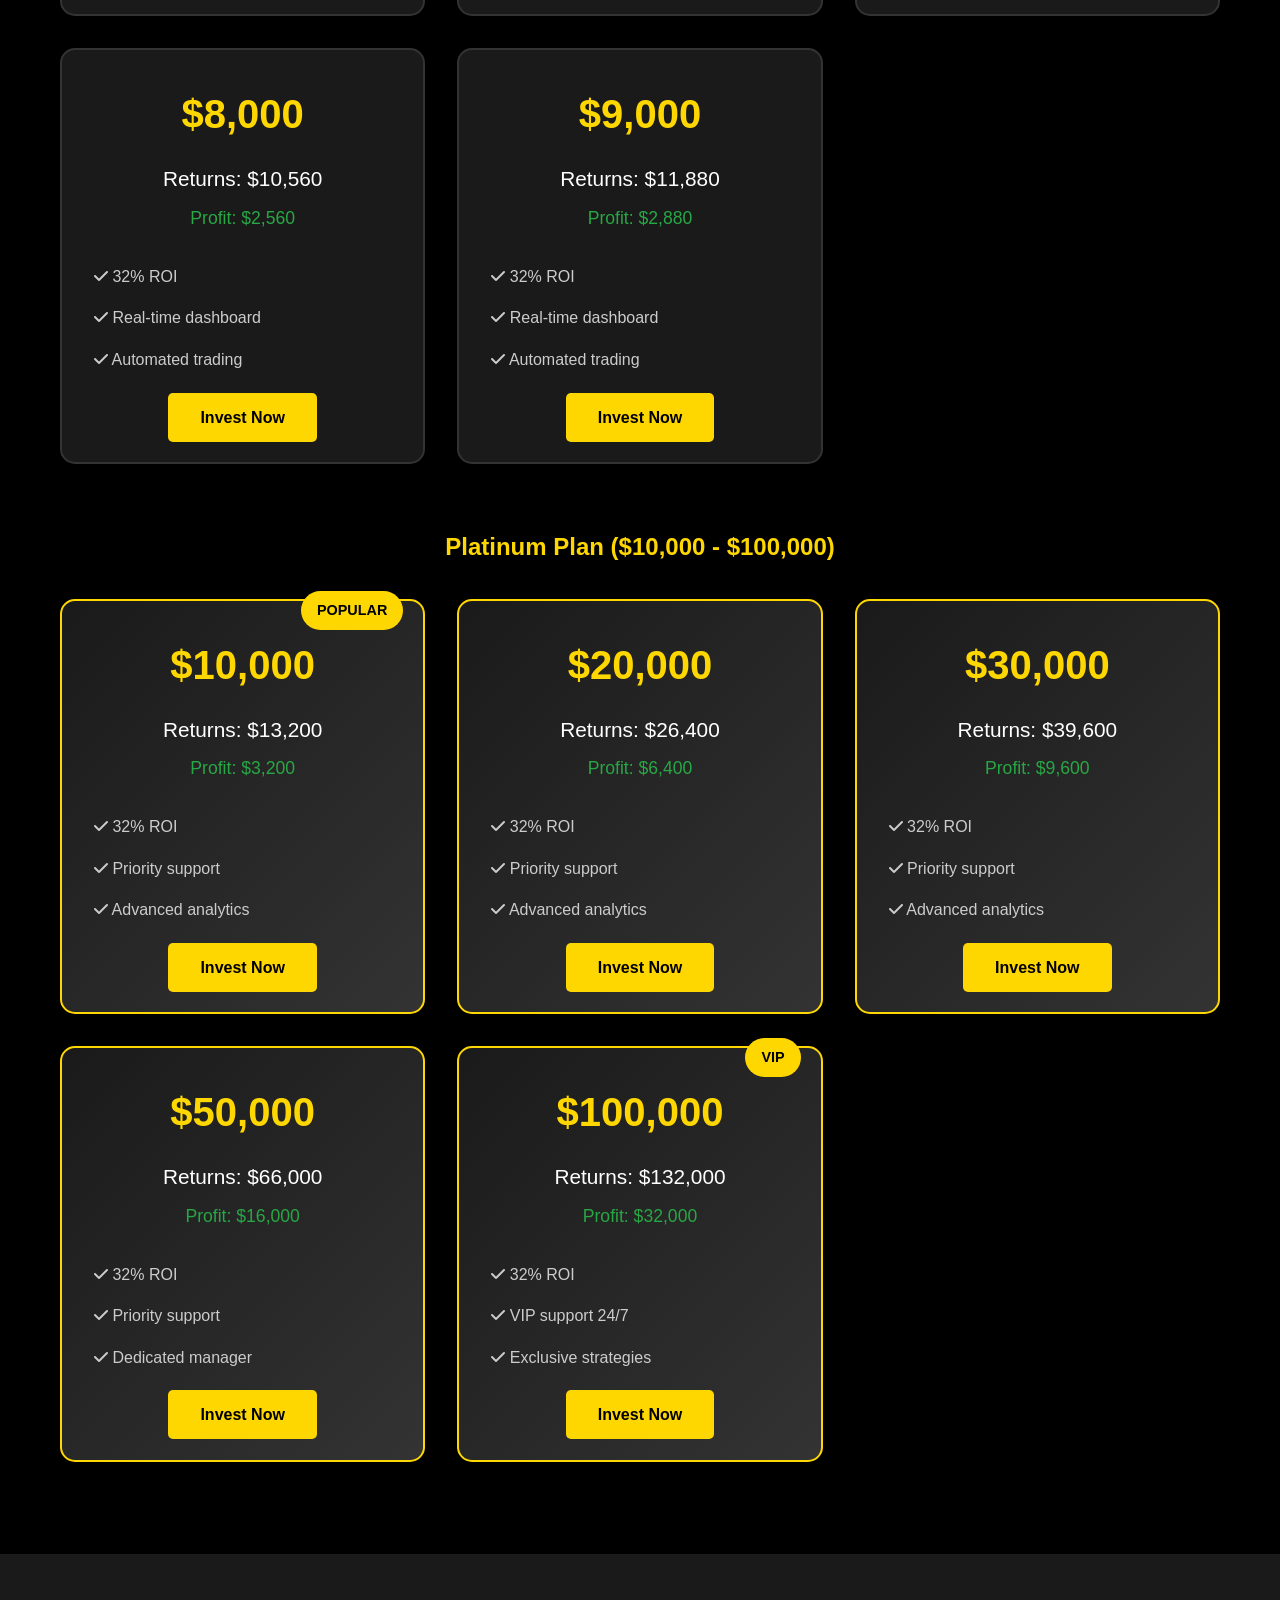
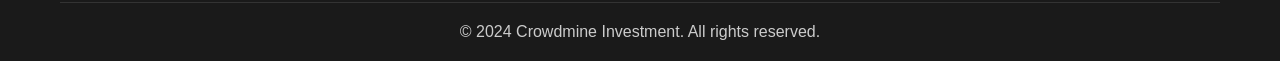
<file: plans.html>
<!DOCTYPE html>
<html lang="en">
<head>
    <meta charset="UTF-8">
    <meta name="viewport" content="width=device-width, initial-scale=1.0">
    <title>Investment Plans - Crowdmine Investment</title>
    <link rel="stylesheet" href="style.css">
    <link rel="stylesheet" href="https://cdnjs.cloudflare.com/ajax/libs/font-awesome/6.4.0/css/all.min.css">
</head>
<body>
    <nav class="navbar">
        <div class="container">
           <div class="logo">
    <div class="logo-icon">
        <i class="fas fa-coins"></i>
        <i class="fas fa-chart-line"></i>
    </div>
    <div class="logo">
    <div class="logo-icon">
        <i class="fas fa-coins"></i>
        <i class="fas fa-chart-line"></i>
    </div>
    <div class="logo-text">
        <span class="logo-title">CROWDMINE</span>
        <span class="logo-subtitle">INVESTMENT</span>
    </div>
</div>
</div>
            <ul class="nav-menu">
                <li><a href="index.html">Home</a></li>
                <li><a href="about.html">About</a></li>
                <li><a href="plans.html">Investment Plans</a></li>
                <li><a href="deposit.html">Deposit</a></li>
                <li><a href="contact.html">Contact</a></li>
                <li><a href="login.html" class="btn-login">Login</a></li>
                <li><a href="register.html" class="btn-register">Register</a></li>
            </ul>
        </div>
    </nav>

    <section class="page-header">
        <div class="container">
            <h1>Investment Plans</h1>
            <p>All plans earn 32% returns - Choose the amount that fits your goals</p>
        </div>
    </section>

    <section class="calculator-section">
        <div class="container">
            <div class="calculator-box">
                <h2><i class="fas fa-calculator"></i> Calculate Your Returns</h2>
                <input type="number" id="calcAmount" placeholder="Enter amount ($2,500+)" min="2500">
                <button onclick="calculate()" class="btn btn-primary">Calculate 32% Return</button>
                <div id="calcResult"></div>
            </div>
        </div>
    </section>

    <section class="plans-section">
        <div class="container">
            <h2>Basic Plan ($2,500 - $9,000)</h2>
            <div class="plans-grid">
                <div class="plan-card">
                    <h3>$2,500</h3>
                    <div class="plan-return">Returns: $3,300</div>
                    <div class="plan-profit">Profit: $800</div>
                    <ul>
                        <li><i class="fas fa-check"></i> 32% ROI</li>
                        <li><i class="fas fa-check"></i> Real-time dashboard</li>
                        <li><i class="fas fa-check"></i> Automated trading</li>
                    </ul>
                    <a href="deposit.html" class="btn btn-primary">Invest Now</a>
                </div>

                <div class="plan-card">
                    <h3>$3,000</h3>
                    <div class="plan-return">Returns: $3,960</div>
                    <div class="plan-profit">Profit: $960</div>
                    <ul>
                        <li><i class="fas fa-check"></i> 32% ROI</li>
                        <li><i class="fas fa-check"></i> Real-time dashboard</li>
                        <li><i class="fas fa-check"></i> Automated trading</li>
                    </ul>
                    <a href="deposit.html" class="btn btn-primary">Invest Now</a>
                </div>

                <div class="plan-card">
                    <h3>$4,000</h3>
                    <div class="plan-return">Returns: $5,280</div>
                    <div class="plan-profit">Profit: $1,280</div>
                    <ul>
                        <li><i class="fas fa-check"></i> 32% ROI</li>
                        <li><i class="fas fa-check"></i> Real-time dashboard</li>
                        <li><i class="fas fa-check"></i> Automated trading</li>
                    </ul>
                    <a href="deposit.html" class="btn btn-primary">Invest Now</a>
                </div>

                <div class="plan-card">
                    <h3>$5,000</h3>
                    <div class="plan-return">Returns: $6,600</div>
                    <div class="plan-profit">Profit: $1,600</div>
                    <ul>
                        <li><i class="fas fa-check"></i> 32% ROI</li>
                        <li><i class="fas fa-check"></i> Real-time dashboard</li>
                        <li><i class="fas fa-check"></i> Automated trading</li>
                    </ul>
                    <a href="deposit.html" class="btn btn-primary">Invest Now</a>
                </div>

                <div class="plan-card">
                    <h3>$6,000</h3>
                    <div class="plan-return">Returns: $7,920</div>
                    <div class="plan-profit">Profit: $1,920</div>
                    <ul>
                        <li><i class="fas fa-check"></i> 32% ROI</li>
                        <li><i class="fas fa-check"></i> Real-time dashboard</li>
                        <li><i class="fas fa-check"></i> Automated trading</li>
                    </ul>
                    <a href="deposit.html" class="btn btn-primary">Invest Now</a>
                </div>

                <div class="plan-card">
                    <h3>$7,000</h3>
                    <div class="plan-return">Returns: $9,240</div>
                    <div class="plan-profit">Profit: $2,240</div>
                    <ul>
                        <li><i class="fas fa-check"></i> 32% ROI</li>
                        <li><i class="fas fa-check"></i> Real-time dashboard</li>
                        <li><i class="fas fa-check"></i> Automated trading</li>
                    </ul>
                    <a href="deposit.html" class="btn btn-primary">Invest Now</a>
                </div>

                <div class="plan-card">
                    <h3>$8,000</h3>
                    <div class="plan-return">Returns: $10,560</div>
                    <div class="plan-profit">Profit: $2,560</div>
                    <ul>
                        <li><i class="fas fa-check"></i> 32% ROI</li>
                        <li><i class="fas fa-check"></i> Real-time dashboard</li>
                        <li><i class="fas fa-check"></i> Automated trading</li>
                    </ul>
                    <a href="deposit.html" class="btn btn-primary">Invest Now</a>
                </div>

                <div class="plan-card">
                    <h3>$9,000</h3>
                    <div class="plan-return">Returns: $11,880</div>
                    <div class="plan-profit">Profit: $2,880</div>
                    <ul>
                        <li><i class="fas fa-check"></i> 32% ROI</li>
                        <li><i class="fas fa-check"></i> Real-time dashboard</li>
                        <li><i class="fas fa-check"></i> Automated trading</li>
                    </ul>
                    <a href="deposit.html" class="btn btn-primary">Invest Now</a>
                </div>
            </div>

            <h2 style="margin-top: 4rem;">Platinum Plan ($10,000 - $100,000)</h2>
            <div class="plans-grid">
                <div class="plan-card platinum">
                    <div class="badge">POPULAR</div>
                    <h3>$10,000</h3>
                    <div class="plan-return">Returns: $13,200</div>
                    <div class="plan-profit">Profit: $3,200</div>
                    <ul>
                        <li><i class="fas fa-check"></i> 32% ROI</li>
                        <li><i class="fas fa-check"></i> Priority support</li>
                        <li><i class="fas fa-check"></i> Advanced analytics</li>
                    </ul>
                    <a href="deposit.html" class="btn btn-primary">Invest Now</a>
                </div>

                <div class="plan-card platinum">
                    <h3>$20,000</h3>
                    <div class="plan-return">Returns: $26,400</div>
                    <div class="plan-profit">Profit: $6,400</div>
                    <ul>
                        <li><i class="fas fa-check"></i> 32% ROI</li>
                        <li><i class="fas fa-check"></i> Priority support</li>
                        <li><i class="fas fa-check"></i> Advanced analytics</li>
                    </ul>
                    <a href="deposit.html" class="btn btn-primary">Invest Now</a>
                </div>

                <div class="plan-card platinum">
                    <h3>$30,000</h3>
                    <div class="plan-return">Returns: $39,600</div>
                    <div class="plan-profit">Profit: $9,600</div>
                    <ul>
                        <li><i class="fas fa-check"></i> 32% ROI</li>
                        <li><i class="fas fa-check"></i> Priority support</li>
                        <li><i class="fas fa-check"></i> Advanced analytics</li>
                    </ul>
                    <a href="deposit.html" class="btn btn-primary">Invest Now</a>
                </div>

                <div class="plan-card platinum">
                    <h3>$50,000</h3>
                    <div class="plan-return">Returns: $66,000</div>
                    <div class="plan-profit">Profit: $16,000</div>
                    <ul>
                        <li><i class="fas fa-check"></i> 32% ROI</li>
                        <li><i class="fas fa-check"></i> Priority support</li>
                        <li><i class="fas fa-check"></i> Dedicated manager</li>
                    </ul>
                    <a href="deposit.html" class="btn btn-primary">Invest Now</a>
                </div>

                <div class="plan-card platinum">
                    <div class="badge">VIP</div>
                    <h3>$100,000</h3>
                    <div class="plan-return">Returns: $132,000</div>
                    <div class="plan-profit">Profit: $32,000</div>
                    <ul>
                        <li><i class="fas fa-check"></i> 32% ROI</li>
                        <li><i class="fas fa-check"></i> VIP support 24/7</li>
                        <li><i class="fas fa-check"></i> Exclusive strategies</li>
                    </ul>
                    <a href="deposit.html" class="btn btn-primary">Invest Now</a>
                </div>
            </div>
        </div>
    </section>

    <footer>
        <div class="container">
            <div class="footer-bottom">
                <p>&copy; 2024 Crowdmine Investment. All rights reserved.</p>
            </div>
        </div>
    </footer>

    <script>
        function calculate() {
            const amount = parseFloat(document.getElementById('calcAmount').value);
            if (amount < 2500) {
                document.getElementById('calcResult').innerHTML = '<p style="color: #dc3545;">Minimum investment is $2,500</p>';
                return;
            }
            const profit = amount * 0.32;
            const total = amount + profit;
            document.getElementById('calcResult').innerHTML = `
                <div style="margin-top: 2rem; padding: 2rem; background: var(--dark-gray); border-radius: 10px; border: 2px solid var(--gold);">
                    <h3 style="color: var(--gold);">Your Returns</h3>
                    <p>Investment: <strong>$${amount.toLocaleString()}</strong></p>
                    <p>Profit (32%): <strong style="color: #28a745;">$${profit.toLocaleString()}</strong></p>
                    <p>Total Return: <strong style="color: var(--gold);">$${total.toLocaleString()}</strong></p>
                    <a href="deposit.html" class="btn btn-primary" style="margin-top: 1rem; display: inline-block;">Start Investment</a>
                </div>
            `;
        }
    </script>
</body>
</html>
</file>
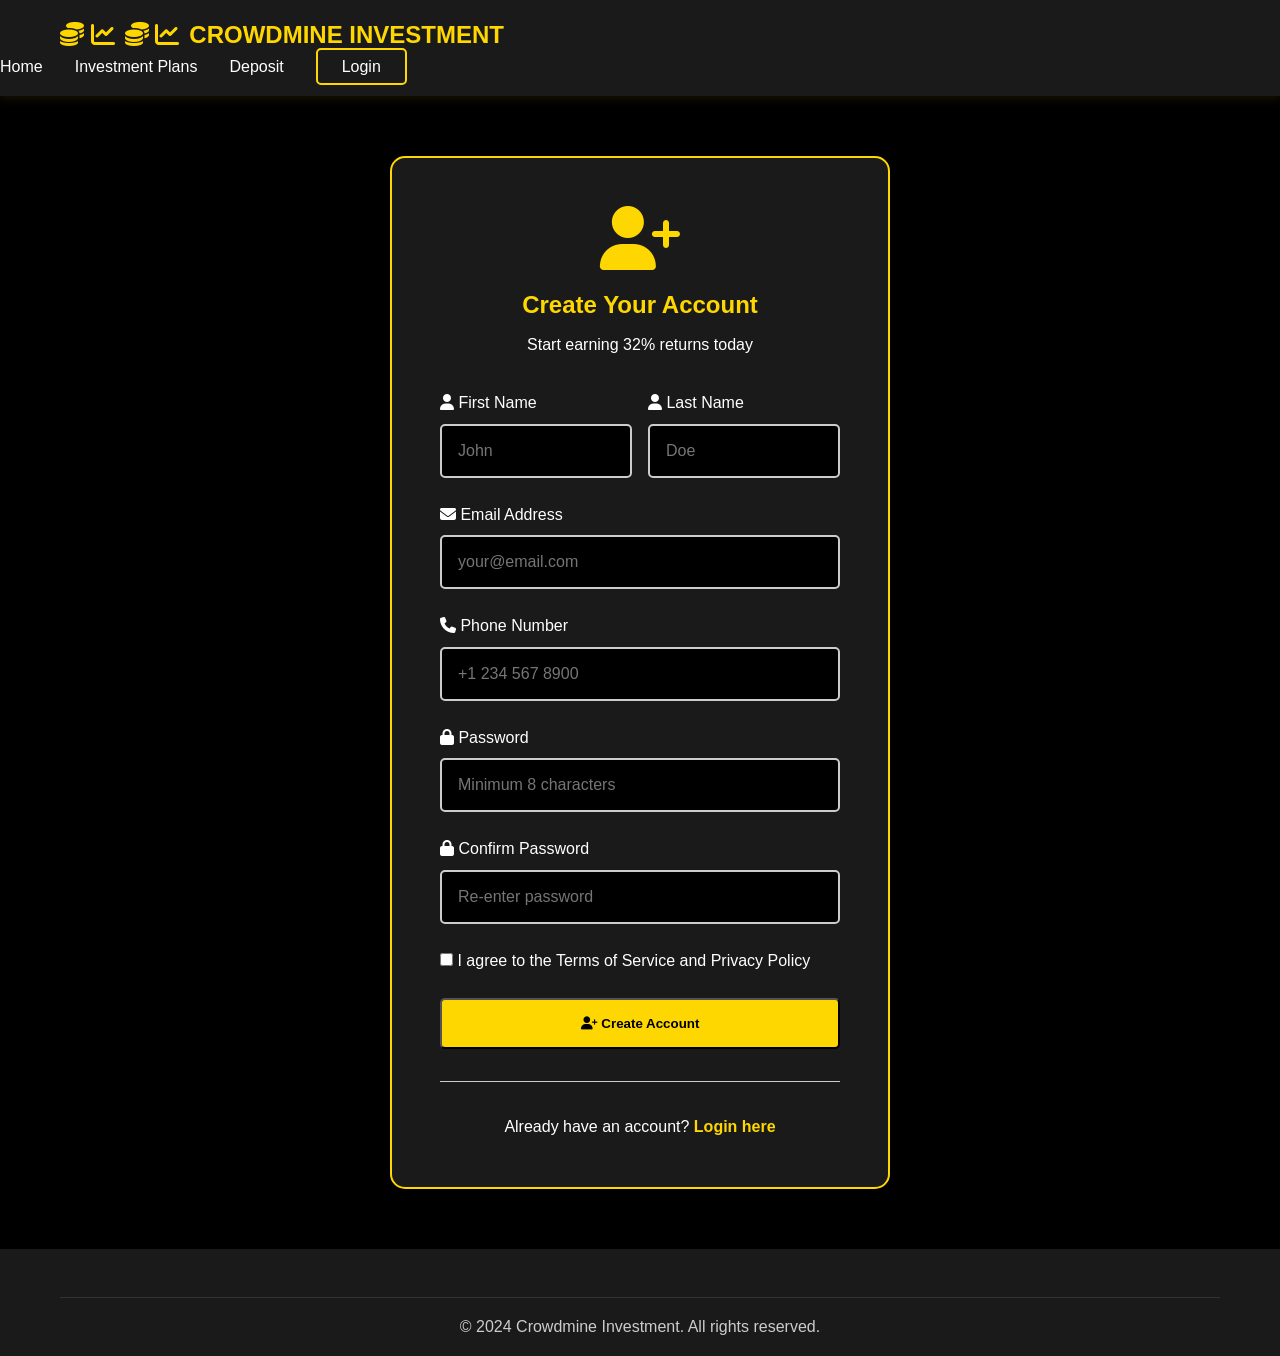
<file: register.html>
<!DOCTYPE html>
<html lang="en">
<head>
    <meta charset="UTF-8">
    <meta name="viewport" content="width=device-width, initial-scale=1.0">
    <title>Register - Crowdmine Investment</title>
    <link rel="stylesheet" href="style.css">
    <link rel="stylesheet" href="https://cdnjs.cloudflare.com/ajax/libs/font-awesome/6.4.0/css/all.min.css">
</head>
<body>
    <nav class="navbar">
        <div class="container">
           <div class="logo">
    <div class="logo-icon">
        <i class="fas fa-coins"></i>
        <i class="fas fa-chart-line"></i>
    </div>
   <div class="logo">
    <div class="logo-icon">
        <i class="fas fa-coins"></i>
        <i class="fas fa-chart-line"></i>
    </div>
    <div class="logo-text">
        <span class="logo-title">CROWDMINE</span>
        <span class="logo-subtitle">INVESTMENT</span>
    </div>
</div>
    </div>
</div>
            <ul class="nav-menu">
                <li><a href="index.html">Home</a></li>
                <li><a href="plans.html">Investment Plans</a></li>
                <li><a href="deposit.html">Deposit</a></li>
                <li><a href="login.html" class="btn-login">Login</a></li>
            </ul>
        </div>
    </nav>

    <section class="auth-section">
        <div class="container">
            <div class="auth-box">
                <div class="auth-header">
                    <i class="fas fa-user-plus"></i>
                    <h2>Create Your Account</h2>
                    <p>Start earning 32% returns today</p>
                </div>

                <form id="registerForm" class="auth-form">
                    <div class="form-row">
                        <div class="form-group">
                            <label><i class="fas fa-user"></i> First Name</label>
                            <input type="text" id="firstName" placeholder="John" required>
                        </div>
                        <div class="form-group">
                            <label><i class="fas fa-user"></i> Last Name</label>
                            <input type="text" id="lastName" placeholder="Doe" required>
                        </div>
                    </div>

                    <div class="form-group">
                        <label><i class="fas fa-envelope"></i> Email Address</label>
                        <input type="email" id="email" placeholder="your@email.com" required>
                    </div>

                    <div class="form-group">
                        <label><i class="fas fa-phone"></i> Phone Number</label>
                        <input type="tel" id="phone" placeholder="+1 234 567 8900" required>
                    </div>

                    <div class="form-group">
                        <label><i class="fas fa-lock"></i> Password</label>
                        <input type="password" id="password" placeholder="Minimum 8 characters" required minlength="8">
                    </div>

                    <div class="form-group">
                        <label><i class="fas fa-lock"></i> Confirm Password</label>
                        <input type="password" id="confirmPassword" placeholder="Re-enter password" required>
                    </div>

                    <div class="form-group">
                        <label class="checkbox-label">
                            <input type="checkbox" required>
                            <span>I agree to the Terms of Service and Privacy Policy</span>
                        </label>
                    </div>

                    <button type="submit" class="btn btn-primary btn-block">
                        <i class="fas fa-user-plus"></i> Create Account
                    </button>
                </form>

                <div id="otpSection" style="display: none;">
                    <div class="otp-header">
                        <i class="fas fa-envelope-open-text"></i>
                        <h3>Verify Your Email</h3>
                        <p>Enter the 6-digit code sent to your email</p>
                    </div>
                    <form id="otpForm">
                        <div class="otp-inputs">
                            <input type="text" maxlength="1" class="otp-input" required>
                            <input type="text" maxlength="1" class="otp-input" required>
                            <input type="text" maxlength="1" class="otp-input" required>
                            <input type="text" maxlength="1" class="otp-input" required>
                            <input type="text" maxlength="1" class="otp-input" required>
                            <input type="text" maxlength="1" class="otp-input" required>
                        </div>
                        <button type="submit" class="btn btn-primary btn-block">
                            <i class="fas fa-check-circle"></i> Verify & Complete
                        </button>
                    </form>
                </div>

                <div class="auth-footer">
                    <p>Already have an account? <a href="login.html">Login here</a></p>
                </div>
            </div>
        </div>
    </section>

    <footer>
        <div class="container">
            <div class="footer-bottom">
                <p>&copy; 2024 Crowdmine Investment. All rights reserved.</p>
            </div>
        </div>
    </footer>

    <script>
        document.getElementById('registerForm').addEventListener('submit', function(e) {
            e.preventDefault();
            const password = document.getElementById('password').value;
            const confirm = document.getElementById('confirmPassword').value;
            
            if (password !== confirm) {
                alert('Passwords do not match!');
                return;
            }

            // Generate random OTP
            const otp = Math.floor(100000 + Math.random() * 900000);
            alert('Registration successful!\n\nYour OTP code: ' + otp + '\n\n(In production, this would be sent via email)');
            
            // Show OTP section
            document.getElementById('registerForm').style.display = 'none';
            document.getElementById('otpSection').style.display = 'block';
        });

        document.getElementById('otpForm').addEventListener('submit', function(e) {
            e.preventDefault();
            alert('Account verified successfully!\n\nRedirecting to dashboard...');
            window.location.href = 'dashboard.html';
        });

        // Auto-focus next OTP input
        document.querySelectorAll('.otp-input').forEach((input, index, inputs) => {
            input.addEventListener('input', function() {
                if (this.value.length === 1 && index < inputs.length - 1) {
                    inputs[index + 1].focus();
                }
            });
        });
    </script>
</body>
</html>
</file>
<file: style.css>
* {
    margin: 0;
    padding: 0;
    box-sizing: border-box;
}

:root {
    --gold: #FFD700;
    --dark-gold: #B8860B;
    --black: #000000;
    --dark-gray: #1a1a1a;
    --light-gray: #333333;
    --white: #ffffff;
    --text-gray: #cccccc;
}

body {
    font-family: 'Segoe UI', Tahoma, Geneva, Verdana, sans-serif;
    background: var(--black);
    color: var(--white);
    line-height: 1.6;
}

.container {
    max-width: 1200px;
    margin: 0 auto;
    padding: 0 20px;
}

/* Navigation */
.navbar {
    background: var(--dark-gray);
    padding: 1rem 0;
    position: sticky;
    top: 0;
    z-index: 1000;
    box-shadow: 0 2px 10px rgba(255, 215, 0, 0.1);
}

.navbar .container {
    display: flex;
    justify-content: space-between;
    align-items: center;
}

.logo {
    display: flex;
    align-items: center;
    gap: 10px;
    font-size: 1.5rem;
    font-weight: bold;
    color: var(--gold);
}

.nav-menu {
    display: flex;
    list-style: none;
    gap: 2rem;
    align-items: center;
}

.nav-menu a {
    color: var(--white);
    text-decoration: none;
    transition: color 0.3s;
}

.nav-menu a:hover {
    color: var(--gold);
}

.btn-login {
    padding: 0.5rem 1.5rem;
    border: 2px solid var(--gold);
    border-radius: 5px;
}

.btn-register {
    padding: 0.5rem 1.5rem;
    background: var(--gold);
    color: var(--black);
    border-radius: 5px;
    font-weight: bold;
}

/* Hero Section */
.hero {
    background: linear-gradient(135deg, var(--black) 0%, var(--dark-gray) 100%);
    padding: 100px 0;
    text-align: center;
}

.hero h1 {
    font-size: 3rem;
    margin-bottom: 1rem;
    color: var(--gold);
}

.tagline {
    font-size: 1.5rem;
    color: var(--gold);
    margin-bottom: 1rem;
}

.hero-description {
    font-size: 1.2rem;
    color: var(--text-gray);
    margin-bottom: 2rem;
}

.hero-buttons {
    display: flex;
    gap: 1rem;
    justify-content: center;
    margin-bottom: 3rem;
}

.btn {
    padding: 1rem 2rem;
    text-decoration: none;
    border-radius: 5px;
    font-weight: bold;
    transition: all 0.3s;
}

.btn-primary {
    background: var(--gold);
    color: var(--black);
}

.btn-primary:hover {
    background: var(--dark-gold);
    transform: translateY(-2px);
}

.btn-secondary {
    border: 2px solid var(--gold);
    color: var(--gold);
}

.btn-secondary:hover {
    background: var(--gold);
    color: var(--black);
}

.hero-stats {
    display: flex;
    justify-content: center;
    gap: 3rem;
}

.stat h3 {
    font-size: 2.5rem;
    color: var(--gold);
}

/* Features */
.features {
    padding: 80px 0;
    background: var(--black);
}

.features h2 {
    text-align: center;
    font-size: 2.5rem;
    margin-bottom: 3rem;
    color: var(--gold);
}

.features-grid {
    display: grid;
    grid-template-columns: repeat(auto-fit, minmax(250px, 1fr));
    gap: 2rem;
}

.feature {
    padding: 2rem;
    background: var(--dark-gray);
    border-radius: 10px;
    text-align: center;
    transition: transform 0.3s;
}

.feature:hover {
    transform: translateY(-10px);
}

.feature i {
    font-size: 3rem;
    color: var(--gold);
    margin-bottom: 1rem;
}

/* Wallet Info */
.wallet-info {
    padding: 60px 0;
    background: var(--dark-gray);
}

.wallet-box {
    background: var(--light-gray);
    padding: 3rem;
    border-radius: 10px;
    border: 2px solid var(--gold);
    text-align: center;
}

.wallet-box h2 {
    color: var(--gold);
    margin-bottom: 1rem;
}

.crypto-list {
    margin-top: 2rem;
}

.crypto-item {
    background: var(--dark-gray);
    padding: 1.5rem;
    margin-bottom: 1rem;
    border-radius: 8px;
    text-align: left;
}

.crypto-item i {
    color: var(--gold);
    font-size: 1.5rem;
    margin-right: 1rem;
}

.crypto-item code {
    background: var(--black);
    padding: 0.5rem 1rem;
    border-radius: 5px;
    color: var(--gold);
    display: inline-block;
    margin-left: 1rem;
    word-break: break-all;
}

/* CTA */
.cta {
    padding: 80px 0;
    background: linear-gradient(135deg, var(--gold) 0%, var(--dark-gold) 100%);
    text-align: center;
    color: var(--black);
}

.cta h2 {
    font-size: 2.5rem;
    margin-bottom: 1rem;
}

.btn-large {
    padding: 1.5rem 3rem;
    font-size: 1.2rem;
}

/* Footer */
footer {
    background: var(--dark-gray);
    padding: 3rem 0 1rem;
}

.footer-grid {
    display: grid;
    grid-template-columns: repeat(auto-fit, minmax(250px, 1fr));
    gap: 2rem;
    margin-bottom: 2rem;
}

.footer-col h4 {
    color: var(--gold);
    margin-bottom: 1rem;
}

.footer-col ul {
    list-style: none;
}

.footer-col a {
    color: var(--text-gray);
    text-decoration: none;
}

.footer-col a:hover {
    color: var(--gold);
}

.footer-bottom {
    border-top: 1px solid var(--light-gray);
    padding-top: 1rem;
    text-align: center;
    color: var(--text-gray);
}

/* Responsive */
@media (max-width: 768px) {
    .nav-menu {
        display: none;
    }
    
    .hero h1 {
        font-size: 2rem;
    }
    
    .hero-stats {
        flex-direction: column;
        gap: 1rem;
    }
}     
/* Plans Page */
.page-header {
    background: var(--dark-gray);
    padding: 60px 0;
    text-align: center;
    border-bottom: 3px solid var(--gold);
}

.page-header h1 {
    color: var(--gold);
    font-size: 2.5rem;
    margin-bottom: 1rem;
}

.calculator-section {
    padding: 40px 0;
    background: var(--black);
}

.calculator-box {
    max-width: 600px;
    margin: 0 auto;
    background: var(--dark-gray);
    padding: 2rem;
    border-radius: 10px;
    border: 2px solid var(--gold);
    text-align: center;
}

.calculator-box input {
    width: 100%;
    padding: 1rem;
    margin: 1rem 0;
    background: var(--light-gray);
    border: 2px solid var(--text-gray);
    border-radius: 5px;
    color: var(--white);
    font-size: 1rem;
}

.plans-section {
    padding: 60px 0;
    background: var(--black);
}

.plans-section h2 {
    color: var(--gold);
    text-align: center;
    margin-bottom: 2rem;
}

.plans-grid {
    display: grid;
    grid-template-columns: repeat(auto-fit, minmax(280px, 1fr));
    gap: 2rem;
    margin-bottom: 2rem;
}

.plan-card {
    background: var(--dark-gray);
    padding: 2rem;
    border-radius: 15px;
    border: 2px solid var(--light-gray);
    text-align: center;
    position: relative;
    transition: transform 0.3s;
}

.plan-card:hover {
    transform: translateY(-10px);
    border-color: var(--gold);
}

.plan-card.platinum {
    border-color: var(--gold);
    background: linear-gradient(135deg, var(--dark-gray) 0%, var(--light-gray) 100%);
}

.plan-card h3 {
    font-size: 2.5rem;
    color: var(--gold);
    margin-bottom: 1rem;
}

.plan-return {
    font-size: 1.3rem;
    color: var(--white);
    margin-bottom: 0.5rem;
}

.plan-profit {
    font-size: 1.1rem;
    color: #28a745;
    margin-bottom: 1.5rem;
}

.plan-card ul {
    list-style: none;
    padding: 0;
    margin: 1.5rem 0;
    text-align: left;
}

.plan-card li {
    padding: 0.5rem 0;
    color: var(--text-gray);
}

.plan-card .btn {
    width: 100%;
    margin-top: 1rem;
}

.badge {
    position: absolute;
    top: -10px;
    right: 20px;
    background: var(--gold);
    color: var(--black);
    padding: 0.5rem 1rem;
    border-radius: 20px;
    font-weight: bold;
    font-size: 0.9rem;
}

/* Deposit Page */
.deposit-notice {
    padding: 40px 0;
    background: var(--dark-gray);
}

.notice-box {
    background: var(--light-gray);
    padding: 2rem;
    border-radius: 10px;
    border-left: 5px solid var(--gold);
}

.notice-box i {
    font-size: 2rem;
    color: var(--gold);
    margin-bottom: 1rem;
}

.notice-box h3 {
    color: var(--gold);
    margin-bottom: 1rem;
}

.notice-box ul {
    list-style: none;
    padding: 0;
}

.notice-box li {
    padding: 0.5rem 0;
    color: var(--text-gray);
}

.crypto-wallets {
    padding: 60px 0;
    background: var(--black);
}

.crypto-wallets h2 {
    text-align: center;
    color: var(--gold);
    margin-bottom: 3rem;
}

.wallet-card {
    background: var(--dark-gray);
    border-radius: 15px;
    margin-bottom: 2rem;
    overflow: hidden;
    border: 2px solid var(--light-gray);
}

.wallet-card:hover {
    border-color: var(--gold);
}

.wallet-header {
    background: var(--light-gray);
    padding: 1.5rem;
    display: flex;
    align-items: center;
    gap: 1rem;
    border-bottom: 2px solid var(--gold);
}

.wallet-header i {
    font-size: 2rem;
    color: var(--gold);
}

.wallet-header h3 {
    color: var(--white);
    margin: 0;
}

.wallet-body {
    padding: 2rem;
}

.wallet-label {
    color: var(--text-gray);
    margin-bottom: 0.5rem;
}

.address-container {
    display: flex;
    gap: 1rem;
    align-items: center;
    background: var(--black);
    padding: 1rem;
    border-radius: 8px;
    margin-bottom: 1.5rem;
}

.address-container code {
    flex: 1;
    color: var(--gold);
    font-size: 0.9rem;
    word-break: break-all;
}

.btn-copy {
    background: var(--gold);
    color: var(--black);
    border: none;
    padding: 0.8rem 1.2rem;
    border-radius: 5px;
    cursor: pointer;
    font-weight: bold;
}

.btn-copy:hover {
    background: var(--dark-gold);
}

.qr-container {
    text-align: center;
    margin: 1.5rem 0;
}

.qr-container img {
    border: 3px solid var(--gold);
    border-radius: 10px;
    padding: 10px;
    background: white;
}

.warning {
    background: rgba(255, 193, 7, 0.1);
    border-left: 4px solid #ffc107;
    padding: 1rem;
    color: #ffc107;
    border-radius: 5px;
}

.submit-transaction {
    padding: 60px 0;
    background: var(--dark-gray);
}

.submit-transaction h2 {
    text-align: center;
    color: var(--gold);
    margin-bottom: 1rem;
}

.transaction-form {
    max-width: 600px;
    margin: 2rem auto;
    background: var(--light-gray);
    padding: 2rem;
    border-radius: 10px;
}

.form-group {
    margin-bottom: 1.5rem;
}

.form-group label {
    display: block;
    color: var(--white);
    margin-bottom: 0.5rem;
    font-weight: 500;
}

.form-group input,
.form-group select {
    width: 100%;
    padding: 1rem;
    background: var(--black);
    border: 2px solid var(--text-gray);
    border-radius: 5px;
    color: var(--white);
    font-size: 1rem;
}

.form-group input:focus,
.form-group select:focus {
    outline: none;
    border-color: var(--gold);
}

.btn-large {
    width: 100%;
    padding: 1.2rem;
    font-size: 1.1rem;
}

/* Responsive */
@media (max-width: 768px) {
    .plans-grid {
        grid-template-columns: 1fr;
    }
    
    .address-container {
        flex-direction: column;
    }
    
    .address-container code {
        font-size: 0.8rem;
    }
}
/* Auth Pages */
.auth-section {
    min-height: 80vh;
    display: flex;
    align-items: center;
    padding: 60px 0;
    background: var(--black);
}

.auth-box {
    max-width: 500px;
    margin: 0 auto;
    background: var(--dark-gray);
    padding: 3rem;
    border-radius: 15px;
    border: 2px solid var(--gold);
}

.auth-header {
    text-align: center;
    margin-bottom: 2rem;
}

.auth-header i {
    font-size: 4rem;
    color: var(--gold);
    margin-bottom: 1rem;
}

.auth-header h2 {
    color: var(--gold);
    margin-bottom: 0.5rem;
}

.auth-form .form-row {
    display: grid;
    grid-template-columns: 1fr 1fr;
    gap: 1rem;
}

.form-options {
    display: flex;
    justify-content: space-between;
    align-items: center;
    margin-bottom: 1.5rem;
    font-size: 0.9rem;
}

.checkbox-label {
    display: flex;
    align-items: center;
    gap: 0.5rem;
    color: var(--text-gray);
}

.checkbox-label input[type="checkbox"] {
    width: auto;
}

.forgot-link {
    color: var(--gold);
    text-decoration: none;
}

.btn-block {
    width: 100%;
}

.otp-header {
    text-align: center;
    margin-bottom: 2rem;
}

.otp-header i {
    font-size: 3rem;
    color: var(--gold);
}

.otp-inputs {
    display: flex;
    gap: 0.5rem;
    justify-content: center;
    margin-bottom: 1.5rem;
}

.otp-input {
    width: 50px;
    height: 60px;
    text-align: center;
    font-size: 1.5rem;
    background: var(--light-gray);
    border: 2px solid var(--text-gray);
    border-radius: 8px;
    color: var(--gold);
}

.otp-input:focus {
    border-color: var(--gold);
    outline: none;
}

.auth-footer {
    text-align: center;
    margin-top: 2rem;
    padding-top: 2rem;
    border-top: 1px solid var(--text-gray);
}

.auth-footer a {
    color: var(--gold);
    font-weight: bold;
    text-decoration: none;
}

/* Dashboard */
.dashboard-body {
    margin: 0;
    padding: 0;
}

.dashboard-nav {
    background: var(--dark-gray);
    padding: 1rem 0;
    border-bottom: 2px solid var(--gold);
}

.dashboard-nav .container {
    display: flex;
    justify-content: space-between;
    align-items: center;
}

.user-menu {
    display: flex;
    align-items: center;
    gap: 1rem;
}

.btn-logout {
    background: transparent;
    border: 2px solid var(--gold);
    color: var(--gold);
    padding: 0.5rem 1rem;
    border-radius: 5px;
    cursor: pointer;
}

.btn-logout:hover {
    background: var(--gold);
    color: var(--black);
}   
/* About Page */
.about-section {
    padding: 80px 0;
    background: var(--black);
}

.about-content {
    max-width: 900px;
    margin: 0 auto;
    text-align: center;
}

.about-content h2 {
    color: var(--gold);
    margin-bottom: 2rem;
    font-size: 2.5rem;
}

.about-content p {
    color: var(--text-gray);
    line-height: 1.8;
    margin-bottom: 1.5rem;
    font-size: 1.1rem;
}

.mission-section {
    padding: 80px 0;
    background: var(--dark-gray);
}

.mission-section h2 {
    text-align: center;
    color: var(--gold);
    font-size: 2.5rem;
    margin-bottom: 3rem;
}

.mission-grid {
    display: grid;
    grid-template-columns: repeat(auto-fit, minmax(300px, 1fr));
    gap: 2rem;
}

.mission-card {
    background: var(--light-gray);
    padding: 2.5rem;
    border-radius: 15px;
    text-align: center;
    border: 2px solid transparent;
    transition: all 0.3s;
}

.mission-card:hover {
    border-color: var(--gold);
    transform: translateY(-10px);
}

.mission-icon {
    font-size: 4rem;
    color: var(--gold);
    margin-bottom: 1.5rem;
}

.mission-card h3 {
    color: var(--gold);
    margin-bottom: 1rem;
}

.mission-card p {
    color: var(--text-gray);
    line-height: 1.6;
}

.stats-section {
    padding: 80px 0;
    background: var(--black);
}

.stats-section h2 {
    text-align: center;
    color: var(--gold);
    font-size: 2.5rem;
    margin-bottom: 3rem;
}

.stats-grid {
    display: grid;
    grid-template-columns: repeat(auto-fit, minmax(250px, 1fr));
    gap: 2rem;
}

.stat-card {
    text-align: center;
    padding: 2rem;
    background: var(--dark-gray);
    border-radius: 15px;
    border: 2px solid var(--gold);
}

.stat-icon {
    font-size: 3rem;
    color: var(--gold);
    margin-bottom: 1rem;
}

.stat-card h3 {
    font-size: 3rem;
    color: var(--white);
    margin: 0.5rem 0;
}

.stat-card p {
    color: var(--text-gray);
}

.process-steps {
    display: grid;
    grid-template-columns: repeat(auto-fit, minmax(250px, 1fr));
    gap: 2rem;
}

.step {
    display: flex;
    gap: 1rem;
    background: var(--dark-gray);
    padding: 2rem;
    border-radius: 10px;
    border-left: 4px solid var(--gold);
}

.step-number {
    width: 50px;
    height: 50px;
    background: var(--gold);
    color: var(--black);
    border-radius: 50%;
    display: flex;
    align-items: center;
    justify-content: center;
    font-size: 1.5rem;
    font-weight: bold;
    flex-shrink: 0;
}

.step-content h3 {
    color: var(--gold);
    margin-bottom: 0.5rem;
}

.step-content p {
    color: var(--text-gray);
}

/* Contact Page */
.contact-section {
    padding: 80px 0;
    background: var(--black);
}

.contact-grid {
    display: grid;
    grid-template-columns: 1.5fr 1fr;
    gap: 3rem;
}

.contact-form-container h2,
.contact-info-container h2 {
    color: var(--gold);
    margin-bottom: 2rem;
}

.contact-form {
    background: var(--dark-gray);
    padding: 2rem;
    border-radius: 15px;
}

.contact-form textarea {
    width: 100%;
    padding: 1rem;
    background: var(--light-gray);
    border: 2px solid var(--text-gray);
    border-radius: 5px;
    color: var(--white);
    font-family: inherit;
    resize: vertical;
}

.contact-form textarea:focus {
    outline: none;
    border-color: var(--gold);
}

.contact-info-box {
    background: var(--dark-gray);
    padding: 2rem;
    border-radius: 15px;
}

.contact-info-item {
    display: flex;
    gap: 1.5rem;
    margin-bottom: 2rem;
    padding-bottom: 2rem;
    border-bottom: 1px solid var(--light-gray);
}

.contact-info-item:last-child {
    border-bottom: none;
}

.contact-icon {
    width: 60px;
    height: 60px;
    background: rgba(255, 215, 0, 0.2);
    border-radius: 50%;
    display: flex;
    align-items: center;
    justify-content: center;
    font-size: 1.5rem;
    color: var(--gold);
    flex-shrink: 0;
}

.contact-details h3 {
    color: var(--gold);
    margin-bottom: 0.5rem;
}

.contact-details p {
    color: var(--text-gray);
}

.social-media {
    margin-top: 2rem;
}

.social-media h3 {
    color: var(--gold);
    margin-bottom: 1rem;
}

.social-links {
    display: flex;
    gap: 1rem;
}

.social-links a {
    width: 50px;
    height: 50px;
    background: var(--light-gray);
    border-radius: 50%;
    display: flex;
    align-items: center;
    justify-content: center;
    font-size: 1.5rem;
    color: var(--gold);
    transition: all 0.3s;
}

.social-links a:hover {
    background: var(--gold);
    color: var(--black);
    transform: translateY(-5px);
}

.faq-section {
    padding: 80px 0;
    background: var(--dark-gray);
}

.faq-section h2 {
    text-align: center;
    color: var(--gold);
    font-size: 2.5rem;
    margin-bottom: 3rem;
}

.faq-grid {
    display: grid;
    grid-template-columns: repeat(auto-fit, minmax(350px, 1fr));
    gap: 2rem;
}

.faq-item {
    background: var(--light-gray);
    padding: 2rem;
    border-radius: 10px;
    border-left: 4px solid var(--gold);
}

.faq-item h3 {
    color: var(--gold);
    margin-bottom: 1rem;
    display: flex;
    align-items: center;
    gap: 0.5rem;
}

.faq-item p {
    color: var(--text-gray);
    line-height: 1.6;
}

@media (max-width: 768px) {
    .contact-grid {
        grid-template-columns: 1fr;
    }
    
    .faq-grid {
        grid-template-columns: 1fr;
    }
    
    .process-steps {
        grid-template-columns: 1fr;
    }
}

.dashboard-container {
    display: flex;
    min-height: calc(100vh - 70px);
}

.sidebar {
    width: 250px;
    background: var(--dark-gray);
    border-right: 2px solid var(--light-gray);
    padding: 2rem 0;
}

.sidebar-menu {
    list-style: none;
    padding: 0;
}

.sidebar-menu li {
    margin-bottom: 0.5rem;
}

.sidebar-menu a {
    display: flex;
    align-items: center;
    gap: 1rem;
    padding: 1rem 2rem;
    color: var(--text-gray);
    text-decoration: none;
    transition: all 0.3s;
}

.sidebar-menu li.active a,
.sidebar-menu a:hover {
    background: var(--light-gray);
    color: var(--gold);
    border-left: 4px solid var(--gold);
}

.dashboard-main {
    flex: 1;
    padding: 2rem;
    background: var(--black);
}

.welcome-banner {
    margin-bottom: 2rem;
}

.welcome-banner h1 {
    color: var(--gold);
    font-size: 2rem;
}

.balance-cards {
    display: grid;
    grid-template-columns: repeat(auto-fit, minmax(250px, 1fr));
    gap: 1.5rem;
    margin-bottom: 2rem;
}

.balance-card {
    background: var(--dark-gray);
    padding: 1.5rem;
    border-radius: 15px;
    display: flex;
    gap: 1rem;
    border: 2px solid var(--light-gray);
}

.balance-card.primary {
    border-color: var(--gold);
}

.balance-card.success {
    border-color: #28a745;
}

.balance-card.warning {
    border-color: #ffc107;
}

.balance-card.info {
    border-color: #17a2b8;
}

.card-icon {
    width: 60px;
    height: 60px;
    border-radius: 12px;
    display: flex;
    align-items: center;
    justify-content: center;
    font-size: 2rem;
}

.balance-card.primary .card-icon {
    background: rgba(255, 215, 0, 0.2);
    color: var(--gold);
}

.balance-card.success .card-icon {
    background: rgba(40, 167, 69, 0.2);
    color: #28a745;
}

.balance-card.warning .card-icon {
    background: rgba(255, 193, 7, 0.2);
    color: #ffc107;
}

.balance-card.info .card-icon {
    background: rgba(23, 162, 184, 0.2);
    color: #17a2b8;
}

.card-label {
    color: var(--text-gray);
    font-size: 0.9rem;
}

.card-value {
    color: var(--white);
    font-size: 1.8rem;
    font-weight: bold;
    margin: 0.5rem 0;
}

.card-subtext {
    color: var(--text-gray);
    font-size: 0.85rem;
}

.card-subtext.positive {
    color: #28a745;
}

.dashboard-card {
    background: var(--dark-gray);
    padding: 1.5rem;
    border-radius: 15px;
    border: 2px solid var(--light-gray);
    margin-bottom: 2rem;
}

.card-header {
    display: flex;
    justify-content: space-between;
    align-items: center;
    margin-bottom: 1.5rem;
    padding-bottom: 1rem;
    border-bottom: 1px solid var(--light-gray);
}

.card-header h3 {
    color: var(--gold);
}

.empty-state {
    text-align: center;
    padding: 3rem;
    color: var(--text-gray);
}

.empty-state i {
    font-size: 4rem;
    color: var(--light-gray);
    margin-bottom: 1rem;
}

.quick-actions h3 {
    color: var(--gold);
    margin-bottom: 1rem;
}

.actions-grid {
    display: grid;
    grid-template-columns: repeat(auto-fit, minmax(150px, 1fr));
    gap: 1rem;
}

.action-card {
    background: var(--dark-gray);
    padding: 1.5rem;
    border-radius: 10px;
    border: 2px solid var(--light-gray);
    text-align: center;
    text-decoration: none;
    color: var(--white);
    transition: all 0.3s;
}

.action-card:hover {
    border-color: var(--gold);
    transform: translateY(-5px);
}

.action-card i {
    font-size: 2rem;
    color: var(--gold);
    margin-bottom: 0.5rem;
}

@media (max-width: 768px) {
    .dashboard-container {
        flex-direction: column;
    }
    
    .sidebar {
        width: 100%;
    }
    
    .auth-form .form-row {
        grid-template-columns: 1fr;
    }
    
    .otp-inputs {
        gap: 0.3rem;
    }
    
    .otp-input {
        width: 40px;
        height: 50px;
    }
}
</file>
